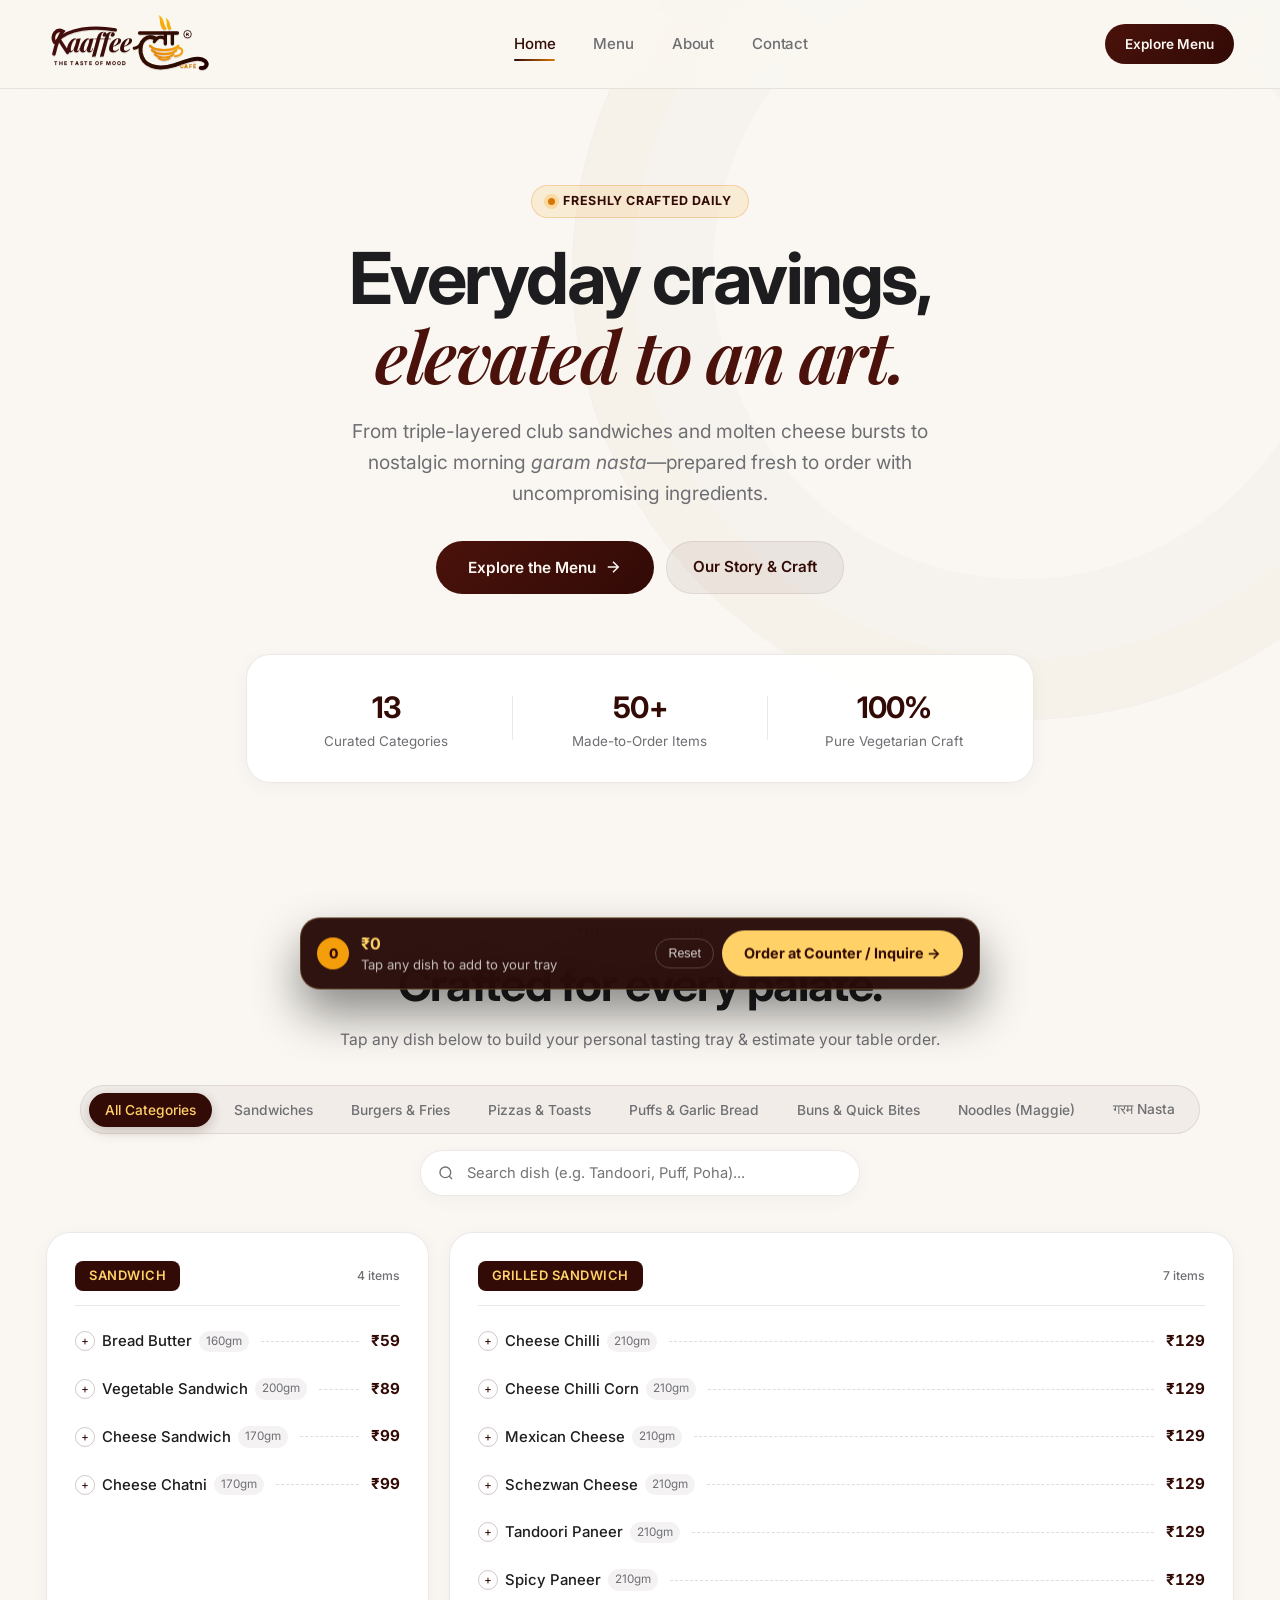
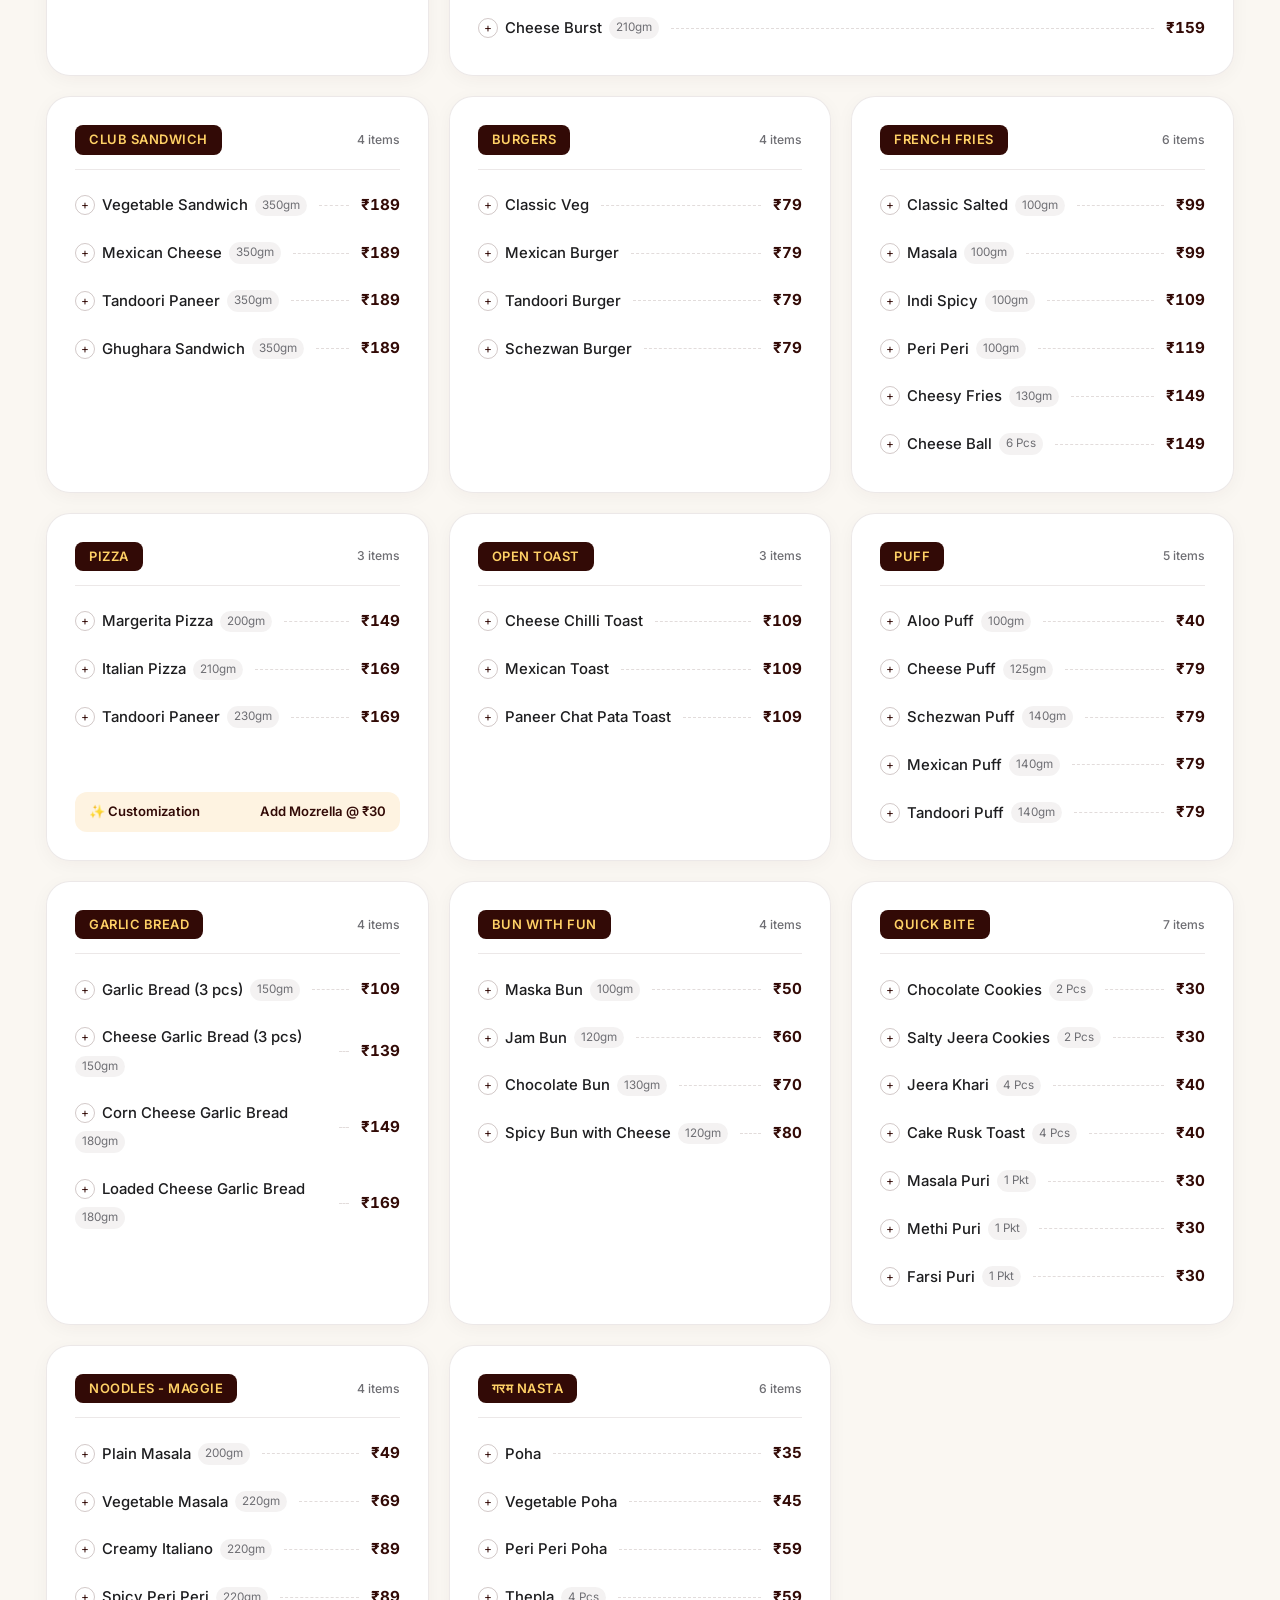
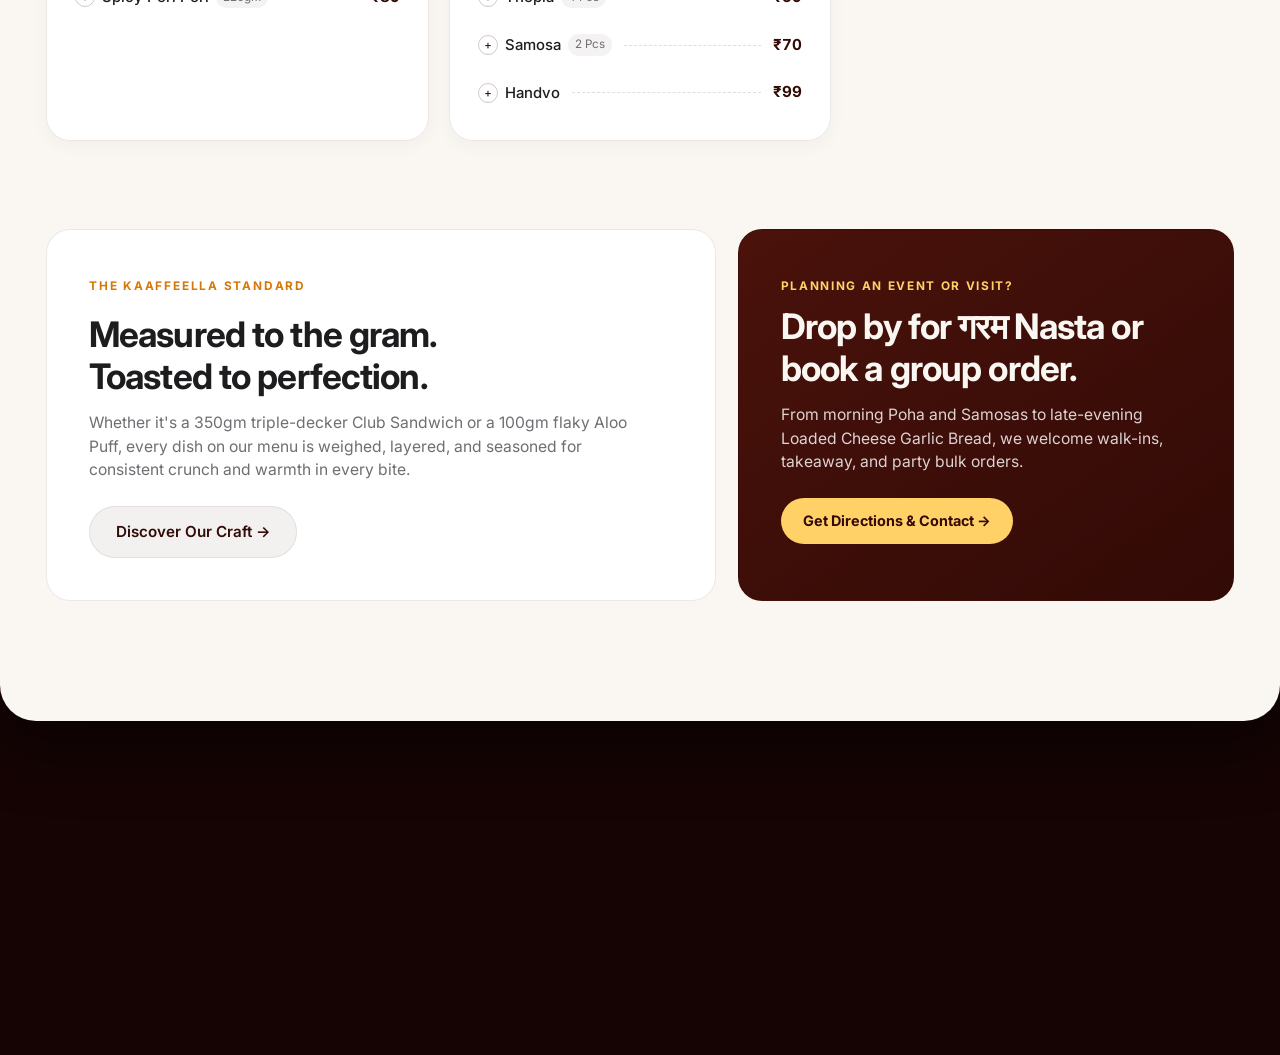
<file: index.html>
<!DOCTYPE html>
<html lang="en">
<head>
  <meta charset="UTF-8" />
  <meta name="viewport" content="width=device-width, initial-scale=1.0" />
  <title>Kaaffeella — Artisanal Bites & Cafe</title>
  <meta name="description" content="Kaaffeella Cafe — Handcrafted sandwiches, wood-inspired pizzas, warm nasta, and artisanal bites." />
  
  <link rel="preconnect" href="https://fonts.googleapis.com">
  <link rel="preconnect" href="https://fonts.gstatic.com" crossorigin>
  <link href="https://fonts.googleapis.com/css2?family=Inter:wght@300;400;500;600;700&family=Playfair+Display:ital,wght@0,600;1,500&display=swap" rel="stylesheet">
  
  <link rel="stylesheet" href="style.css" />
</head>
<body>

 <!-- Bespoke Split-Shutter Editorial Preloader (index.html only) -->
  <div class="preloader" id="preloader" aria-hidden="true">
    <!-- Top & Bottom Architectural Shutters -->
    <div class="preloader-shutter shutter-top"></div>
    <div class="preloader-shutter shutter-bottom"></div>

    <!-- Center Expanding Golden Horizon Seam -->
    <div class="preloader-horizon-track">
      <div class="preloader-bar-fill" id="preloaderFill"></div>
    </div>

    <!-- Editorial Stage Content -->
    <div class="preloader-stage">
      
      <!-- Top Telemetry Bar -->
      <div class="preloader-hud-top">
        <span class="hud-tag">KAAFFEELLA ARCHIVE // EST. CRAFT</span>
        <span class="hud-tag hud-right">PURE VEG &bull; FRESH TO ORDER</span>
      </div>

      <!-- Centerpiece: Live Pouring & Drawing Kaaffeeला Signboard Logo -->
      <div class="preloader-centerpiece">
        <div class="preloader-halo"></div>
        
        <svg class="preloader-logo-svg" viewBox="0 0 365 128" fill="none" xmlns="http://www.w3.org/2000/svg">
          <defs>
            <!-- Warm Ivory Gradient for Dark Roast Background -->
            <linearGradient id="preloadIvoryGrad" x1="0" y1="0" x2="365" y2="128" gradientUnits="userSpaceOnUse">
              <stop offset="0%" stop-color="#FFFFFF" />
              <stop offset="60%" stop-color="#FAF7F2" />
              <stop offset="100%" stop-color="#E8DFD1" />
            </linearGradient>

            <!-- Luminous Golden-Yellow Cup & Steam Gradient -->
            <linearGradient id="preloadGoldGrad" x1="210" y1="105" x2="295" y2="5" gradientUnits="userSpaceOnUse">
              <stop offset="0%" stop-color="#F59E0B" />
              <stop offset="50%" stop-color="#FFB703" />
              <stop offset="100%" stop-color="#FFE066" />
            </linearGradient>

            <filter id="preloadGlow" x="-10%" y="-10%" width="120%" height="125%">
              <feDropShadow dx="0" dy="4" stdDeviation="6" flood-color="#000000" flood-opacity="0.45" />
            </filter>
          </defs>

          <g filter="url(#preloadGlow)">
            <!-- 1. OVERARCHING 'K' SWASH & STEM -->
            <path class="pl-draw-fast"
                  d="M18 60 C 11 45, 22 30, 36 37 C 27 48, 21 67, 17 85" 
                  stroke="url(#preloadIvoryGrad)" stroke-width="7.5" stroke-linecap="round" fill="none" />
            <path class="pl-draw-arch"
                  d="M23 58 C 46 31, 102 25, 148 34" 
                  stroke="url(#preloadIvoryGrad)" stroke-width="7" stroke-linecap="round" fill="none" />
            <path class="pl-draw-fast"
                  d="M29 56 L 46 82" 
                  stroke="url(#preloadIvoryGrad)" stroke-width="7.2" stroke-linecap="round" fill="none" />

            <!-- 2. CONNECTED SCRIPT 'aaffee' -->
            <text class="pl-fade-word" x="45" y="82"
                  fill="url(#preloadIvoryGrad)"
                  font-family="'Playfair Display', Georgia, serif"
                  font-weight="700"
                  font-style="italic"
                  font-size="55"
                  letter-spacing="-2">aaffee</text>

            <!-- Bridge stroke connecting 'e' to 'ल' -->
            <path class="pl-draw-fast"
                  d="M188 73 C 195 73, 200 68, 204 61" 
                  stroke="url(#preloadIvoryGrad)" stroke-width="6.2" stroke-linecap="round" fill="none" />

            <!-- 3. GOLDEN RISING STEAM FLAMES -->
            <g class="pl-steam-group">
              <path class="pl-steam pl-steam-1"
                    d="M251 34 C 239 22, 246 10, 240 2 C 253 8, 249 21, 258 32 Z"
                    fill="url(#preloadGoldGrad)" />
              <path class="pl-steam pl-steam-2"
                    d="M262 34 C 255 25, 260 16, 255 8 C 266 14, 263 24, 268 32 Z"
                    fill="url(#preloadGoldGrad)" />
            </g>

            <!-- 4. GOLDEN 4-LAYER COFFEE CUP (Fills Bottom-Up like Espresso) -->
            <g class="pl-cup-group">
              <path class="pl-cup-layer layer-4"
                    d="M222 68 C 234 80, 270 80, 282 68"
                    stroke="url(#preloadGoldGrad)" stroke-width="5.2" stroke-linecap="round" fill="none" />
              <path class="pl-cup-layer layer-3"
                    d="M226 77 C 237 88, 267 88, 278 77"
                    stroke="url(#preloadGoldGrad)" stroke-width="4.8" stroke-linecap="round" fill="none" />
              <path class="pl-cup-layer layer-2"
                    d="M232 86 C 241 95, 263 95, 272 86"
                    stroke="url(#preloadGoldGrad)" stroke-width="4.5" stroke-linecap="round" fill="none" />
              <path class="pl-cup-layer layer-1"
                    d="M240 94 C 246 99, 258 99, 264 94"
                    stroke="url(#preloadGoldGrad)" stroke-width="4" stroke-linecap="round" fill="none" />
              <path class="pl-cup-layer layer-handle"
                    d="M280 72 C 294 70, 296 88, 275 90"
                    stroke="url(#preloadGoldGrad)" stroke-width="4.4" stroke-linecap="round" fill="none" />
            </g>

            <!-- 5. SOLID HINDI 'ला' TOP BAR & STEMS -->
            <rect class="pl-bar-reveal" x="196" y="37" width="88" height="7.5" rx="3.75" fill="url(#preloadIvoryGrad)" />
            <rect class="pl-bar-reveal" x="251" y="38" width="7.2" height="29" rx="3.6" fill="url(#preloadIvoryGrad)" />
            <rect class="pl-bar-reveal" x="266" y="38" width="7.2" height="29" rx="3.6" fill="url(#preloadIvoryGrad)" />

            <path class="pl-draw-fast"
                  d="M254 53 C 246 46, 236 49, 231 59"
                  stroke="url(#preloadIvoryGrad)" stroke-width="6.8" stroke-linecap="round" fill="none" />

            <!-- 6. GIANT SWEEPING 'ल' RIBBON CURVE & TAIL -->
            <path class="pl-draw-ribbon"
                  d="M235 53 C 216 42, 199 56, 202 82 C 206 111, 236 121, 274 109 C 304 99, 326 89, 340 101 C 346 107, 341 117, 330 115"
                  stroke="url(#preloadIvoryGrad)" stroke-width="8.5" stroke-linecap="round" fill="none" />

            <!-- 7. REGISTERED TRADEMARK (®) -->
            <g class="pl-sub-reveal" transform="translate(294, 35)">
              <circle cx="8" cy="8" r="8" stroke="#FAF7F2" stroke-width="1.6" fill="rgba(22,4,4,0.6)" />
              <text x="8" y="11.5" text-anchor="middle" fill="#FAF7F2" font-family="'Inter', sans-serif" font-weight="800" font-size="9.5">R</text>
            </g>

            <!-- 8. SUBTITLE: 'THE TASTE OF MOOD' & 'CAFÉ' -->
            <text class="pl-sub-reveal" x="18" y="109"
                  fill="#FAF7F2"
                  opacity="0.88"
                  font-family="'Inter', sans-serif"
                  font-weight="600"
                  font-size="11.2"
                  letter-spacing="0.19em">THE TASTE OF MOOD</text>

            <text class="pl-sub-reveal" x="285" y="116"
                  fill="#FFC300"
                  font-family="'Inter', sans-serif"
                  font-weight="800"
                  font-size="11"
                  letter-spacing="0.16em">CAFÉ</text>
          </g>
        </svg>
      </div>

      <!-- Bottom Editorial Counter & Cycling Kitchen Note -->
      <div class="preloader-hud-bottom">
        <div class="preloader-status-wrap">
          <span class="preloader-live-dot"></span>
          <span class="preloader-status-text" id="preloaderStatus">FIRING THE GRILL PRESS</span>
        </div>
        <div class="preloader-counter-wrap">
          <span class="preloader-count-num" id="preloaderCount">00</span>
          <span class="preloader-count-pct">%</span>
        </div>
      </div>

    </div>
  </div>

  <!-- Elevated Surface Wrapper (Uncovers Sticky Footer Below) -->
  <div class="page-surface" id="top">
    <div class="ambient-rings" aria-hidden="true"></div>

    <!-- Sticky Glassmorphism Header -->
    <header class="site-header">
      <div class="container nav-container">
        <a href="index.html" class="brand-logo" id="interactiveLogo" aria-label="Kaaffeella — The Taste of Mood Café">
  <svg class="kaaffeella-live-logo" viewBox="0 0 365 128" fill="none" xmlns="http://www.w3.org/2000/svg">
    <defs>
      <!-- userSpaceOnUse prevents straight lines from ever disappearing in SVG! -->
      <linearGradient id="espressoGrad" x1="0" y1="0" x2="365" y2="128" gradientUnits="userSpaceOnUse">
        <stop offset="0%" stop-color="#4A120B" />
        <stop offset="50%" stop-color="#350A06" />
        <stop offset="100%" stop-color="#220503" />
      </linearGradient>

      <linearGradient id="amberGoldGrad" x1="210" y1="105" x2="295" y2="5" gradientUnits="userSpaceOnUse">
        <stop offset="0%" stop-color="#D97706" />
        <stop offset="50%" stop-color="#F59E0B" />
        <stop offset="100%" stop-color="#FFC300" />
      </linearGradient>

      <filter id="signShadow" x="-6%" y="-6%" width="114%" height="118%">
        <feDropShadow dx="0" dy="2" stdDeviation="1.6" flood-color="#220503" flood-opacity="0.16" />
      </filter>
    </defs>

    <g class="logo-master-group" filter="url(#signShadow)">
      
      <!-- 1. OVERARCHING 'K' SWASH & STEM (Matches Storefront Sign) -->
      <!-- Left Loop & Vertical Stem of K -->
      <path d="M18 60 C 11 45, 22 30, 36 37 C 27 48, 21 67, 17 85" 
            stroke="url(#espressoGrad)" stroke-width="7.5" stroke-linecap="round" fill="none" />
      <!-- Sweeping Top Arch of K over 'aa' -->
      <path class="k-arch-line"
            d="M23 58 C 46 31, 102 25, 148 34" 
            stroke="url(#espressoGrad)" stroke-width="7" stroke-linecap="round" fill="none" />
      <!-- Lower Kick of K connecting into 'a' -->
      <path d="M29 56 L 46 82" 
            stroke="url(#espressoGrad)" stroke-width="7.2" stroke-linecap="round" fill="none" />

      <!-- 2. BOLD CONNECTED SCRIPT 'aaffee' (Positioned so 'ee' touches 'ल' seamlessly) -->
      <text x="45" y="82"
            fill="url(#espressoGrad)"
            font-family="'Playfair Display', Georgia, serif"
            font-weight="700"
            font-style="italic"
            font-size="55"
            letter-spacing="-2">aaffee</text>

      <!-- Bridge stroke connecting final 'e' directly into the 'ल' curve -->
      <path d="M188 73 C 195 73, 200 68, 204 61" 
            stroke="url(#espressoGrad)" stroke-width="6.2" stroke-linecap="round" fill="none" />

      <!-- 3. GOLDEN RISING STEAM FLAMES (Centered Directly Above 'ला' Top Bar) -->
      <g class="steam-group">
        <!-- Left Tall Flame -->
        <path class="steam-flame flame-1"
              d="M251 34 C 239 22, 246 10, 240 2 C 253 8, 249 21, 258 32 Z"
              fill="url(#amberGoldGrad)" />
        <!-- Right Inner Flame -->
        <path class="steam-flame flame-2"
              d="M262 34 C 255 25, 260 16, 255 8 C 266 14, 263 24, 268 32 Z"
              fill="url(#amberGoldGrad)" />
      </g>

      <!-- 4. GOLDEN 4-LAYER COFFEE CUP & HANDLE (Nested Inside 'ला') -->
      <g class="golden-cup-group">
        <!-- Wave 1 (Top Rim) -->
        <path class="cup-wave wave-1"
              d="M222 68 C 234 80, 270 80, 282 68"
              stroke="url(#amberGoldGrad)" stroke-width="5.2" stroke-linecap="round" fill="none" />
        <!-- Wave 2 -->
        <path class="cup-wave wave-2"
              d="M226 77 C 237 88, 267 88, 278 77"
              stroke="url(#amberGoldGrad)" stroke-width="4.8" stroke-linecap="round" fill="none" />
        <!-- Wave 3 -->
        <path class="cup-wave wave-3"
              d="M232 86 C 241 95, 263 95, 272 86"
              stroke="url(#amberGoldGrad)" stroke-width="4.5" stroke-linecap="round" fill="none" />
        <!-- Wave 4 (Cup Base) -->
        <path class="cup-wave wave-4"
              d="M240 94 C 246 99, 258 99, 264 94"
              stroke="url(#amberGoldGrad)" stroke-width="4" stroke-linecap="round" fill="none" />
        <!-- Cup Handle on Right -->
        <path class="cup-wave wave-handle"
              d="M280 72 C 294 70, 296 88, 275 90"
              stroke="url(#amberGoldGrad)" stroke-width="4.4" stroke-linecap="round" fill="none" />
      </g>

      <!-- 5. HINDI 'ला' TOP BAR & VERTICAL STEMS (Solid <rect> + Paths so they NEVER vanish!) -->
      <!-- Shirorekha (Horizontal Top Bar of ला) -->
      <rect x="196" y="37" width="88" height="7.5" rx="3.75" fill="url(#espressoGrad)" />
      <!-- Vertical Stem 1 (of ल) -->
      <rect x="251" y="38" width="7.2" height="29" rx="3.6" fill="url(#espressoGrad)" />
      <!-- Vertical Stem 2 (of ा Matra) -->
      <rect x="266" y="38" width="7.2" height="29" rx="3.6" fill="url(#espressoGrad)" />

      <!-- Inner Arch of 'ल' (Joins Stem 1 at x=254) -->
      <path d="M254 53 C 246 46, 236 49, 231 59"
            stroke="url(#espressoGrad)" stroke-width="6.8" stroke-linecap="round" fill="none" />

      <!-- 6. THE SIGNATURE GIANT SWEEPING 'ल' RIBBON CURVE & TAIL -->
      <path class="laa-giant-curve"
            d="M235 53 C 216 42, 199 56, 202 82 C 206 111, 236 121, 274 109 C 304 99, 326 89, 340 101 C 346 107, 341 117, 330 115"
            stroke="url(#espressoGrad)" stroke-width="8.5" stroke-linecap="round" fill="none" />

      <!-- 7. REGISTERED TRADEMARK (®) -->
      <g transform="translate(294, 35)">
        <circle cx="8" cy="8" r="8" stroke="#350A06" stroke-width="1.8" fill="#FAF7F2" />
        <text x="8" y="11.5" text-anchor="middle" fill="#350A06" font-family="'Inter', sans-serif" font-weight="800" font-size="9.5">R</text>
      </g>

      <!-- 8. SUBTITLE: 'THE TASTE OF MOOD' & 'CAFÉ' -->
      <text x="18" y="109"
            fill="#350A06"
            font-family="'Inter', sans-serif"
            font-weight="700"
            font-size="11.2"
            letter-spacing="0.19em">THE TASTE OF MOOD</text>

      <text x="285" y="116"
            fill="#D97706"
            font-family="'Inter', sans-serif"
            font-weight="800"
            font-size="11"
            letter-spacing="0.16em">CAFÉ</text>
    </g>
  </svg>
</a>

        <nav class="desktop-nav" aria-label="Primary Navigation">
          <a href="index.html" class="nav-link active">Home</a>
          <a href="index.html#menu" class="nav-link">Menu</a>
          <a href="about.html" class="nav-link">About</a>
          <a href="contact.html" class="nav-link">Contact</a>
        </nav>

        <div class="nav-actions">
          <a href="#menu" class="btn btn-sm btn-maroon">Explore Menu</a>
          <button class="mobile-toggle" id="mobileToggle" aria-label="Toggle Menu" aria-expanded="false">
            <span></span>
            <span></span>
          </button>
        </div>
      </div>

      <div class="mobile-drawer" id="mobileDrawer">
        <nav class="mobile-nav-links">
          <a href="index.html" class="mobile-link active">Home</a>
          <a href="index.html#menu" class="mobile-link">The Menu</a>
          <a href="about.html" class="mobile-link">Our Craft</a>
          <a href="contact.html" class="mobile-link">Visit & Contact</a>
        </nav>
      </div>
    </header>

    <main>
      <!-- Hero Section -->
      <section class="hero-section" id="home">
        <div class="container hero-container">
          <div class="hero-badge reveal-up">
            <span class="status-dot"></span> Freshly Crafted Daily
          </div>
          
          <h1 class="hero-title reveal-up delay-1">
            Everyday cravings,<br />
            <span class="serif-italic">elevated to an art.</span>
          </h1>
          
          <p class="hero-subtitle reveal-up delay-2">
            From triple-layered club sandwiches and molten cheese bursts to nostalgic morning <em>garam nasta</em>—prepared fresh to order with uncompromising ingredients.
          </p>
          
          <div class="hero-cta-group reveal-up delay-3">
            <a href="#menu" class="btn btn-primary magnetic-btn">
              Explore the Menu
              <svg width="18" height="18" viewBox="0 0 24 24" fill="none" stroke="currentColor" stroke-width="2">
                <path d="M5 12h14M12 5l7 7-7 7"/>
              </svg>
            </a>
            <a href="about.html" class="btn btn-ghost magnetic-btn">Our Story & Craft</a>
          </div>

          <div class="hero-metrics reveal-up delay-4">
            <div class="metric-card">
              <span class="metric-value">13</span>
              <span class="metric-label">Curated Categories</span>
            </div>
            <div class="metric-divider"></div>
            <div class="metric-card">
              <span class="metric-value">50+</span>
              <span class="metric-label">Made-to-Order Items</span>
            </div>
            <div class="metric-divider"></div>
            <div class="metric-card">
              <span class="metric-value">100%</span>
              <span class="metric-label">Pure Vegetarian Craft</span>
            </div>
          </div>
        </div>
      </section>

      <!-- The Menu Section -->
      <section class="menu-section" id="menu">
        <div class="container">
          <div class="section-header reveal-up">
            <span class="eyebrow">THE COLLECTION</span>
            <h2 class="section-title">Crafted for every palate.</h2>
            <p class="section-desc">Tap any dish below to build your personal tasting tray & estimate your table order.</p>
          </div>

          <!-- Non-Clipping Filter Bar + Search -->
          <div class="menu-controls-wrapper reveal-up">
            <div class="category-tabs-scroll">
              <div class="category-tabs" id="categoryTabs" role="tablist">
                <button class="tab-btn active" data-category="all" role="tab">All Categories</button>
                <button class="tab-btn" data-category="sandwiches" role="tab">Sandwiches</button>
                <button class="tab-btn" data-category="burgers-fries" role="tab">Burgers & Fries</button>
                <button class="tab-btn" data-category="pizzas-toasts" role="tab">Pizzas & Toasts</button>
                <button class="tab-btn" data-category="puffs-garlic" role="tab">Puffs & Garlic Bread</button>
                <button class="tab-btn" data-category="buns-bites" role="tab">Buns & Quick Bites</button>
                <button class="tab-btn" data-category="noodles" role="tab">Noodles (Maggie)</button>
                <button class="tab-btn" data-category="garam-nasta" role="tab">गरम Nasta</button>
              </div>
            </div>

            <div class="search-box">
              <svg class="search-icon" width="16" height="16" viewBox="0 0 24 24" fill="none" stroke="currentColor" stroke-width="2">
                <circle cx="11" cy="11" r="8"></circle>
                <line x1="21" y1="21" x2="16.65" y2="16.65"></line>
              </svg>
              <input type="text" id="menuSearch" placeholder="Search dish (e.g. Tandoori, Puff, Poha)..." aria-label="Search menu items" />
            </div>
          </div>

          <div class="menu-bento-grid" id="menuGrid"></div>
        </div>
      </section>

      <!-- Editorial Teaser Banner -->
      <section class="philosophy-section">
        <div class="container">
          <div class="bento-showcase">
            <div class="bento-feature bento-large reveal-up">
              <span class="eyebrow">THE KAAFFEELLA STANDARD</span>
              <h3>Measured to the gram.<br/>Toasted to perfection.</h3>
              <p>
                Whether it's a 350gm triple-decker Club Sandwich or a 100gm flaky Aloo Puff, every dish on our menu is weighed, layered, and seasoned for consistent crunch and warmth in every bite.
              </p>
              <div style="margin-top: 24px;">
                <a href="about.html" class="btn btn-ghost">Discover Our Craft &rarr;</a>
              </div>
            </div>

            <div class="bento-feature bento-dark reveal-up delay-1">
              <span class="eyebrow-light">PLANNING AN EVENT OR VISIT?</span>
              <h3>Drop by for गरम Nasta or book a group order.</h3>
              <p>
                From morning Poha and Samosas to late-evening Loaded Cheese Garlic Bread, we welcome walk-ins, takeaway, and party bulk orders.
              </p>
              <div style="margin-top: 24px;">
                <a href="contact.html" class="btn btn-light">Get Directions & Contact &rarr;</a>
              </div>
            </div>
          </div>
        </div>
      </section>
    </main>
  </div>

  <!-- Interactive Floating Tasting Tray (Appears when user clicks any dish) -->
  <div class="tasting-tray" id="tastingTray" aria-live="polite">
    <div class="tray-info">
      <span class="tray-badge" id="trayCount">0</span>
      <div class="tray-text">
        <strong id="trayTotal">₹0</strong>
        <span id="traySummary">Tap any dish to add to your tray</span>
      </div>
    </div>
    <div class="tray-actions">
      <button class="tray-clear" id="trayClear" type="button">Reset</button>
      <a href="contact.html" class="btn btn-sm btn-light">Order at Counter / Inquire &rarr;</a>
    </div>
  </div>

  <!-- Sticky Bottom Reveal Footer + ZYRAC Signature Bar -->
  <footer class="site-footer" id="stickyFooter">
    <div class="container">
      <div class="footer-grid">
        <div class="footer-brand">
          <div class="footer-logo-text">Kaaffee<span>ला</span></div>
          <p class="footer-tagline">
            Where warm hospitality meets crisp, handcrafted street-cafe classics.
          </p>
        </div>

        <div class="footer-col">
          <h4>Navigation</h4>
          <ul>
            <li><a href="index.html">Home & Menu</a></li>
            <li><a href="about.html">About Our Craft</a></li>
            <li><a href="contact.html">Contact & Location</a></li>
          </ul>
        </div>

        <div class="footer-col">
          <h4>Hours</h4>
          <ul>
            <li><span>Mon – Fri:</span> 9:00 AM – 11:00 PM</li>
            <li><span>Sat – Sun:</span> 8:30 AM – 11:30 PM</li>
          </ul>
        </div>

        <div class="footer-col">
          <h4>Location & Connect</h4>
          <p>Kaaffeella Cafe Lounge<br/>Main High Street Promenade</p>
          <div class="social-links" style="margin-top: 12px;">
            <a href="contact.html" class="social-pill">Visit Us</a>
            <a href="tel:+919876543210" class="social-pill">Call Cafe</a>
          </div>
        </div>
      </div>

      <div class="footer-bottom">
        <p>&copy; <span class="year"></span> Kaaffeella. All rights reserved.</p>
        <a href="#top" class="back-to-top">Back to top &uarr;</a>
      </div>
    </div>

    <!-- Unique Interactive ZYRAC Signature Bar Below Footer -->
    <div class="zyrac-signature-bar">
      <div class="container zyrac-inner">
        <div class="zyrac-left">
          <span class="zyrac-pulse"></span>
          <span class="zyrac-label">Digital Experience Crafted & Powered by</span>
          <a href="https://www.instagram.com/zyrac__/" target="_blank" rel="noopener noreferrer" class="zyrac-wordmark">ZYRAC</a>
        </div>

        <a href="https://www.instagram.com/zyrac__/" target="_blank" rel="noopener noreferrer" class="zyrac-insta-pill magnetic-btn" aria-label="Follow ZYRAC on Instagram @zyrac__">
          <svg width="15" height="15" viewBox="0 0 24 24" fill="none" stroke="currentColor" stroke-width="2" stroke-linecap="round" stroke-linejoin="round">
            <rect x="2" y="2" width="20" height="20" rx="5" ry="5"></rect>
            <path d="M16 11.37A4 4 0 1 1 12.63 8 4 4 0 0 1 16 11.37z"></path>
            <line x1="17.5" y1="6.5" x2="17.51" y2="6.5"></line>
          </svg>
          <span>@zyrac__</span>
          <span class="zyrac-arrow">&nearr;</span>
        </a>
      </div>
    </div>
  </footer>

  <script src="script.js"></script>
</body>
</html>
</file>
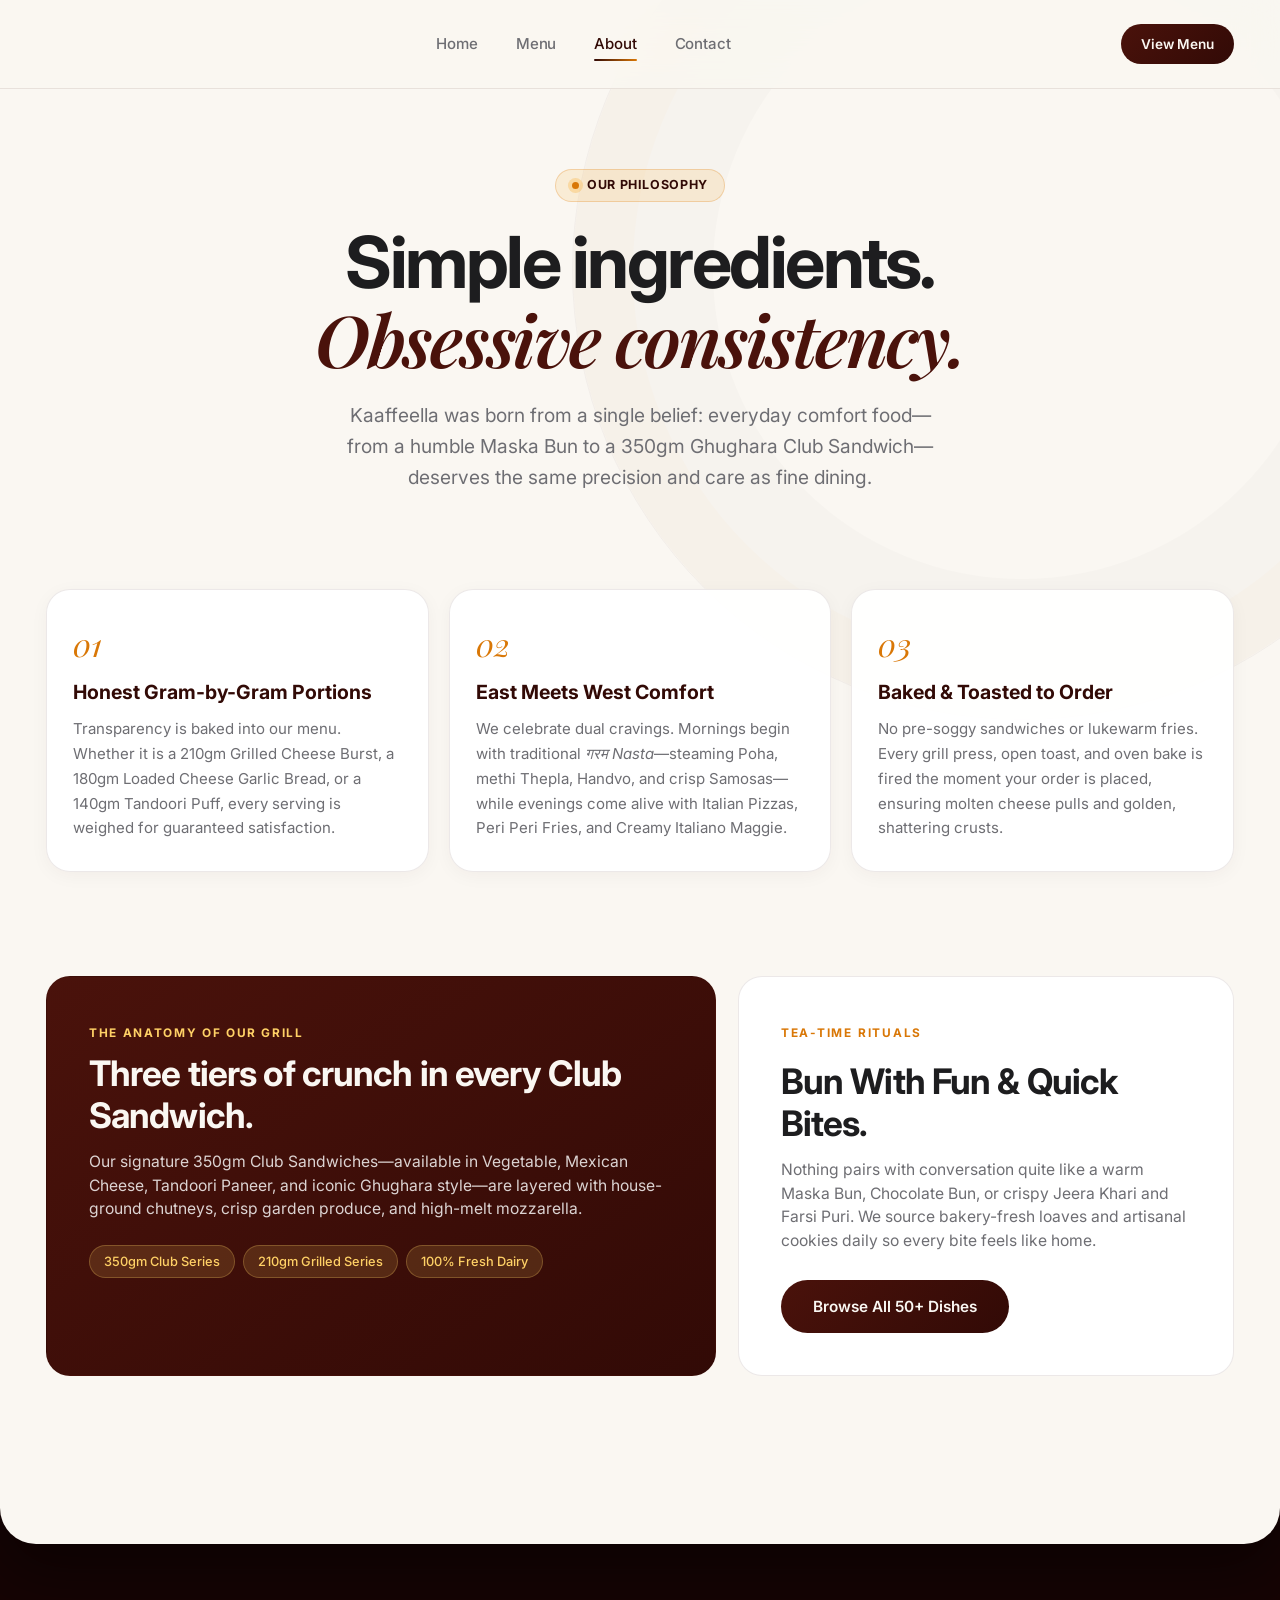
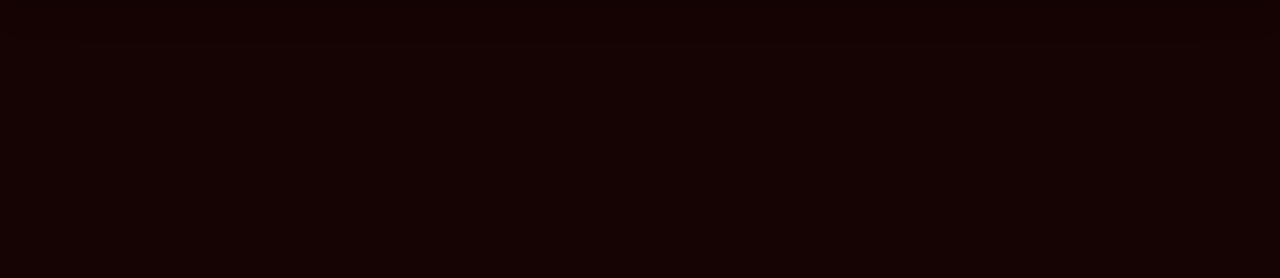
<file: about.html>
<!DOCTYPE html>
<html lang="en">
<head>
  <meta charset="UTF-8" />
  <meta name="viewport" content="width=device-width, initial-scale=1.0" />
  <title>About Our Craft — Kaaffeella Cafe</title>
  <meta name="description" content="Discover the culinary philosophy behind Kaaffeella — precision-portioned sandwiches, artisanal toasts, and warm Indian nasta." />
  
  <link rel="preconnect" href="https://fonts.googleapis.com">
  <link rel="preconnect" href="https://fonts.gstatic.com" crossorigin>
  <link href="https://fonts.googleapis.com/css2?family=Inter:wght@300;400;500;600;700&family=Playfair+Display:ital,wght@0,600;1,500&display=swap" rel="stylesheet">
  
  <link rel="stylesheet" href="style.css" />
</head>
<body>

 
  <!-- Elevated Surface Wrapper -->
  <div class="page-surface" id="top">
    <div class="ambient-rings" aria-hidden="true"></div>

    <!-- Sticky Glassmorphism Header -->
    <header class="site-header">
      <div class="container nav-container">
        <a href="index.html" class="brand-logo" aria-label="Kaaffeella Home">
          <svg class="logo-svg" viewBox="0 0 210 65" fill="none" xmlns="http://www.w3.org/2000/svg">
            <text x="2" y="42" fill="#3B0A0A" font-family="'Playfair Display', serif" font-weight="600" font-style="italic" font-size="32" letter-spacing="-0.5">Kaaffee</text>
            <line x1="38" y1="18" x2="105" y2="18" stroke="#3B0A0A" stroke-width="2" stroke-linecap="round"/>
            <path d="M110 18H168M152 18V44M163 18V44" stroke="#3B0A0A" stroke-width="3.2" stroke-linecap="round"/>
            <path d="M112 36C116 24 134 22 144 32C147 27 151 26 152 29" stroke="#3B0A0A" stroke-width="3" stroke-linecap="round" fill="none"/>
            <path d="M148 13C144 7 153 3 149 -2" stroke="#D92323" stroke-width="3" stroke-linecap="round"/>
            <path d="M132 42C138 48 156 48 164 43" stroke="#D92323" stroke-width="2.8" stroke-linecap="round"/>
            <path d="M135 49C141 54 155 54 161 49" stroke="#D92323" stroke-width="2.4" stroke-linecap="round"/>
            <path d="M140 55C145 58 153 58 158 55" stroke="#D92323" stroke-width="2" stroke-linecap="round"/>
          </svg>
        </a>

        <nav class="desktop-nav" aria-label="Primary Navigation">
          <a href="index.html" class="nav-link">Home</a>
          <a href="index.html#menu" class="nav-link">Menu</a>
          <a href="about.html" class="nav-link active">About</a>
          <a href="contact.html" class="nav-link">Contact</a>
        </nav>

        <div class="nav-actions">
          <a href="index.html#menu" class="btn btn-sm btn-maroon">View Menu</a>
          <button class="mobile-toggle" id="mobileToggle" aria-label="Toggle Menu" aria-expanded="false">
            <span></span>
            <span></span>
          </button>
        </div>
      </div>

      <div class="mobile-drawer" id="mobileDrawer">
        <nav class="mobile-nav-links">
          <a href="index.html" class="mobile-link">Home</a>
          <a href="index.html#menu" class="mobile-link">The Menu</a>
          <a href="about.html" class="mobile-link active">Our Craft</a>
          <a href="contact.html" class="mobile-link">Visit & Contact</a>
        </nav>
      </div>
    </header>

    <main>
      <section class="page-hero">
        <div class="container hero-container">
          <div class="hero-badge reveal-up">
            <span class="status-dot"></span> Our Philosophy
          </div>
          <h1 class="hero-title reveal-up delay-1">
            Simple ingredients.<br />
            <span class="serif-italic">Obsessive consistency.</span>
          </h1>
          <p class="hero-subtitle reveal-up delay-2">
            Kaaffeella was born from a single belief: everyday comfort food—from a humble Maska Bun to a 350gm Ghughara Club Sandwich—deserves the same precision and care as fine dining.
          </p>
        </div>
      </section>

      <section class="page-section">
        <div class="container">
          <div class="pillars-grid">
            <article class="pillar-card spotlight-card reveal-up">
              <span class="pillar-number">01</span>
              <h3>Honest Gram-by-Gram Portions</h3>
              <p>
                Transparency is baked into our menu. Whether it is a 210gm Grilled Cheese Burst, a 180gm Loaded Cheese Garlic Bread, or a 140gm Tandoori Puff, every serving is weighed for guaranteed satisfaction.
              </p>
            </article>

            <article class="pillar-card spotlight-card reveal-up delay-1">
              <span class="pillar-number">02</span>
              <h3>East Meets West Comfort</h3>
              <p>
                We celebrate dual cravings. Mornings begin with traditional <em>गरम Nasta</em>—steaming Poha, methi Thepla, Handvo, and crisp Samosas—while evenings come alive with Italian Pizzas, Peri Peri Fries, and Creamy Italiano Maggie.
              </p>
            </article>

            <article class="pillar-card spotlight-card reveal-up delay-2">
              <span class="pillar-number">03</span>
              <h3>Baked & Toasted to Order</h3>
              <p>
                No pre-soggy sandwiches or lukewarm fries. Every grill press, open toast, and oven bake is fired the moment your order is placed, ensuring molten cheese pulls and golden, shattering crusts.
              </p>
            </article>
          </div>
        </div>
      </section>

      <section class="page-section">
        <div class="container">
          <div class="bento-showcase">
            <div class="bento-feature bento-dark reveal-up">
              <span class="eyebrow-light">THE ANATOMY OF OUR GRILL</span>
              <h3>Three tiers of crunch in every Club Sandwich.</h3>
              <p style="margin-bottom: 24px;">
                Our signature 350gm Club Sandwiches—available in Vegetable, Mexican Cheese, Tandoori Paneer, and iconic Ghughara style—are layered with house-ground chutneys, crisp garden produce, and high-melt mozzarella.
              </p>
              <div class="stat-chips">
                <span class="stat-chip">350gm Club Series</span>
                <span class="stat-chip">210gm Grilled Series</span>
                <span class="stat-chip">100% Fresh Dairy</span>
              </div>
            </div>

            <div class="bento-feature bento-large reveal-up delay-1">
              <span class="eyebrow">TEA-TIME RITUALS</span>
              <h3>Bun With Fun & Quick Bites.</h3>
              <p>
                Nothing pairs with conversation quite like a warm Maska Bun, Chocolate Bun, or crispy Jeera Khari and Farsi Puri. We source bakery-fresh loaves and artisanal cookies daily so every bite feels like home.
              </p>
              <div style="margin-top: 28px;">
                <a href="index.html#menu" class="btn btn-primary magnetic-btn">Browse All 50+ Dishes</a>
              </div>
            </div>
          </div>
        </div>
      </section>
    </main>
  </div>

  <!-- Sticky Bottom Reveal Footer + ZYRAC Signature Bar -->
  <footer class="site-footer" id="stickyFooter">
    <div class="container">
      <div class="footer-grid">
        <div class="footer-brand">
          <div class="footer-logo-text">Kaaffee<span>ला</span></div>
          <p class="footer-tagline">
            Where warm hospitality meets crisp, handcrafted street-cafe classics.
          </p>
        </div>

        <div class="footer-col">
          <h4>Navigation</h4>
          <ul>
            <li><a href="index.html">Home & Menu</a></li>
            <li><a href="about.html">About Our Craft</a></li>
            <li><a href="contact.html">Contact & Location</a></li>
          </ul>
        </div>

        <div class="footer-col">
          <h4>Hours</h4>
          <ul>
            <li><span>Mon – Fri:</span> 9:00 AM – 11:00 PM</li>
            <li><span>Sat – Sun:</span> 8:30 AM – 11:30 PM</li>
          </ul>
        </div>

        <div class="footer-col">
          <h4>Location & Connect</h4>
          <p>Kaaffeella Cafe Lounge<br/>Main High Street Promenade</p>
          <div class="social-links" style="margin-top: 12px;">
            <a href="contact.html" class="social-pill">Visit Us</a>
            <a href="tel:+919876543210" class="social-pill">Call Cafe</a>
          </div>
        </div>
      </div>

      <div class="footer-bottom">
        <p>&copy; <span class="year"></span> Kaaffeella. All rights reserved.</p>
        <a href="#top" class="back-to-top">Back to top &uarr;</a>
      </div>
    </div>

    <!-- Unique Interactive ZYRAC Signature Bar Below Footer -->
    <div class="zyrac-signature-bar">
      <div class="container zyrac-inner">
        <div class="zyrac-left">
          <span class="zyrac-pulse"></span>
          <span class="zyrac-label">Digital Experience Crafted & Powered by</span>
          <a href="https://www.instagram.com/zyrac__/" target="_blank" rel="noopener noreferrer" class="zyrac-wordmark">ZYRAC</a>
        </div>

        <a href="https://www.instagram.com/zyrac__/" target="_blank" rel="noopener noreferrer" class="zyrac-insta-pill magnetic-btn" aria-label="Follow ZYRAC on Instagram @zyrac__">
          <svg width="15" height="15" viewBox="0 0 24 24" fill="none" stroke="currentColor" stroke-width="2" stroke-linecap="round" stroke-linejoin="round">
            <rect x="2" y="2" width="20" height="20" rx="5" ry="5"></rect>
            <path d="M16 11.37A4 4 0 1 1 12.63 8 4 4 0 0 1 16 11.37z"></path>
            <line x1="17.5" y1="6.5" x2="17.51" y2="6.5"></line>
          </svg>
          <span>@zyrac__</span>
          <span class="zyrac-arrow">&nearr;</span>
        </a>
      </div>
    </div>
  </footer>

  <script src="script.js"></script>
</body>
</html>
</file>
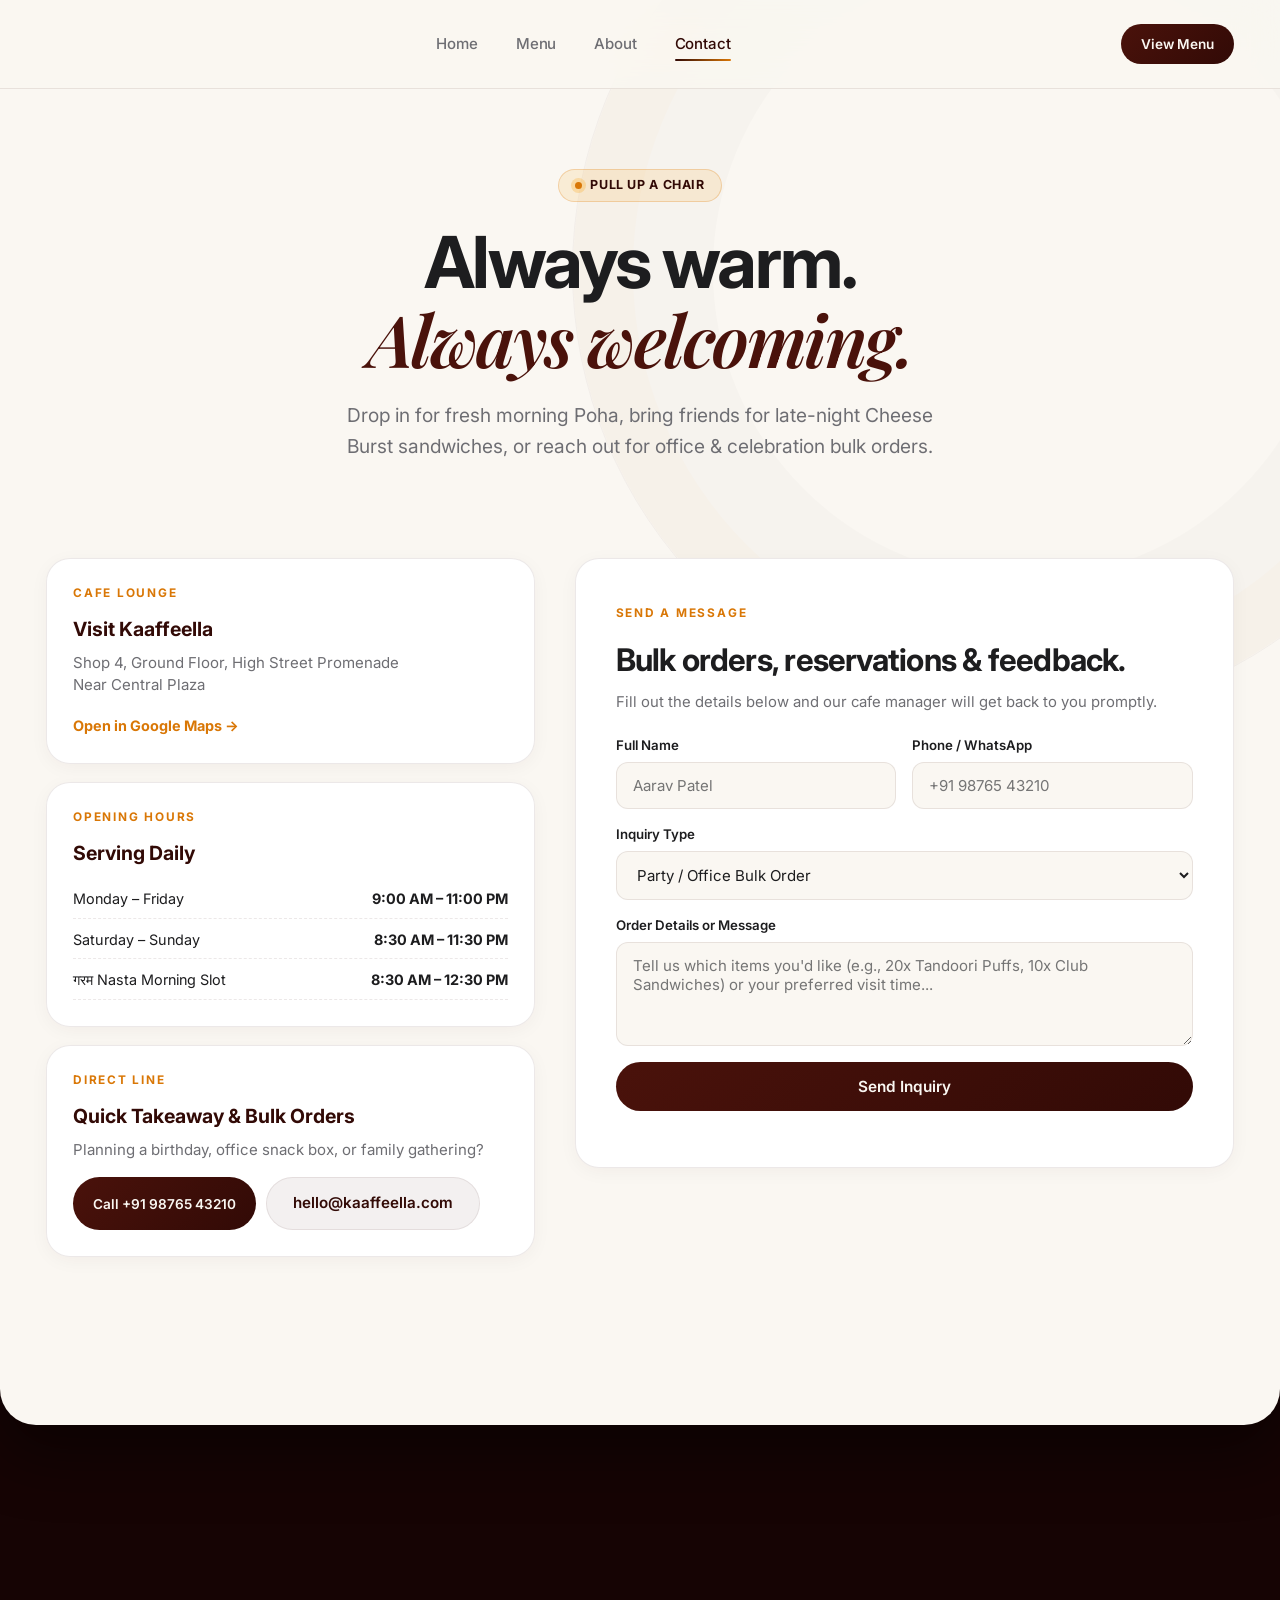
<file: contact.html>
<!DOCTYPE html>
<html lang="en">
<head>
  <meta charset="UTF-8" />
  <meta name="viewport" content="width=device-width, initial-scale=1.0" />
  <title>Visit & Contact — Kaaffeella Cafe</title>
  <meta name="description" content="Visit Kaaffeella Cafe or get in touch for takeaway, bulk party orders, and feedback." />
  
  <link rel="preconnect" href="https://fonts.googleapis.com">
  <link rel="preconnect" href="https://fonts.gstatic.com" crossorigin>
  <link href="https://fonts.googleapis.com/css2?family=Inter:wght@300;400;500;600;700&family=Playfair+Display:ital,wght@0,600;1,500&display=swap" rel="stylesheet">
  
  <link rel="stylesheet" href="style.css" />
</head>
<body>

  

  <!-- Elevated Surface Wrapper -->
  <div class="page-surface" id="top">
    <div class="ambient-rings" aria-hidden="true"></div>

    <!-- Sticky Glassmorphism Header -->
    <header class="site-header">
      <div class="container nav-container">
        <a href="index.html" class="brand-logo" aria-label="Kaaffeella Home">
          <svg class="logo-svg" viewBox="0 0 210 65" fill="none" xmlns="http://www.w3.org/2000/svg">
            <text x="2" y="42" fill="#3B0A0A" font-family="'Playfair Display', serif" font-weight="600" font-style="italic" font-size="32" letter-spacing="-0.5">Kaaffee</text>
            <line x1="38" y1="18" x2="105" y2="18" stroke="#3B0A0A" stroke-width="2" stroke-linecap="round"/>
            <path d="M110 18H168M152 18V44M163 18V44" stroke="#3B0A0A" stroke-width="3.2" stroke-linecap="round"/>
            <path d="M112 36C116 24 134 22 144 32C147 27 151 26 152 29" stroke="#3B0A0A" stroke-width="3" stroke-linecap="round" fill="none"/>
            <path d="M148 13C144 7 153 3 149 -2" stroke="#D92323" stroke-width="3" stroke-linecap="round"/>
            <path d="M132 42C138 48 156 48 164 43" stroke="#D92323" stroke-width="2.8" stroke-linecap="round"/>
            <path d="M135 49C141 54 155 54 161 49" stroke="#D92323" stroke-width="2.4" stroke-linecap="round"/>
            <path d="M140 55C145 58 153 58 158 55" stroke="#D92323" stroke-width="2" stroke-linecap="round"/>
          </svg>
        </a>

        <nav class="desktop-nav" aria-label="Primary Navigation">
          <a href="index.html" class="nav-link">Home</a>
          <a href="index.html#menu" class="nav-link">Menu</a>
          <a href="about.html" class="nav-link">About</a>
          <a href="contact.html" class="nav-link active">Contact</a>
        </nav>

        <div class="nav-actions">
          <a href="index.html#menu" class="btn btn-sm btn-maroon">View Menu</a>
          <button class="mobile-toggle" id="mobileToggle" aria-label="Toggle Menu" aria-expanded="false">
            <span></span>
            <span></span>
          </button>
        </div>
      </div>

      <div class="mobile-drawer" id="mobileDrawer">
        <nav class="mobile-nav-links">
          <a href="index.html" class="mobile-link">Home</a>
          <a href="index.html#menu" class="mobile-link">The Menu</a>
          <a href="about.html" class="mobile-link">Our Craft</a>
          <a href="contact.html" class="mobile-link active">Visit & Contact</a>
        </nav>
      </div>
    </header>

    <main>
      <section class="page-hero">
        <div class="container hero-container">
          <div class="hero-badge reveal-up">
            <span class="status-dot"></span> Pull Up a Chair
          </div>
          <h1 class="hero-title reveal-up delay-1">
            Always warm.<br />
            <span class="serif-italic">Always welcoming.</span>
          </h1>
          <p class="hero-subtitle reveal-up delay-2">
            Drop in for fresh morning Poha, bring friends for late-night Cheese Burst sandwiches, or reach out for office & celebration bulk orders.
          </p>
        </div>
      </section>

      <section class="page-section">
        <div class="container">
          <div class="contact-layout">
            
            <div class="contact-info-stack reveal-up">
              <div class="info-card spotlight-card">
                <span class="eyebrow">CAFE LOUNGE</span>
                <h3>Visit Kaaffeella</h3>
                <p>Shop 4, Ground Floor, High Street Promenade<br/>Near Central Plaza</p>
                <div style="margin-top: 16px;">
                  <a href="https://maps.google.com" target="_blank" rel="noopener" class="text-link">Open in Google Maps &rarr;</a>
                </div>
              </div>

              <div class="info-card spotlight-card">
                <span class="eyebrow">OPENING HOURS</span>
                <h3>Serving Daily</h3>
                <ul class="hours-list">
                  <li>
                    <span>Monday – Friday</span>
                    <strong>9:00 AM – 11:00 PM</strong>
                  </li>
                  <li>
                    <span>Saturday – Sunday</span>
                    <strong>8:30 AM – 11:30 PM</strong>
                  </li>
                  <li>
                    <span>गरम Nasta Morning Slot</span>
                    <strong>8:30 AM – 12:30 PM</strong>
                  </li>
                </ul>
              </div>

              <div class="info-card spotlight-card">
                <span class="eyebrow">DIRECT LINE</span>
                <h3>Quick Takeaway & Bulk Orders</h3>
                <p>Planning a birthday, office snack box, or family gathering?</p>
                <div class="contact-pill-row">
                  <a href="tel:+919876543210" class="btn btn-sm btn-maroon">Call +91 98765 43210</a>
                  <a href="mailto:hello@kaaffeella.com" class="btn btn-sm btn-ghost">hello@kaaffeella.com</a>
                </div>
              </div>
            </div>

            <div class="contact-form-card reveal-up delay-1">
              <span class="eyebrow">SEND A MESSAGE</span>
              <h2>Bulk orders, reservations & feedback.</h2>
              <p class="form-subtext">Fill out the details below and our cafe manager will get back to you promptly.</p>

              <form id="contactForm" class="editorial-form">
                <div class="form-row-2">
                  <div class="form-group">
                    <label for="name">Full Name</label>
                    <input type="text" id="name" name="name" required placeholder="Aarav Patel" />
                  </div>
                  <div class="form-group">
                    <label for="phone">Phone / WhatsApp</label>
                    <input type="tel" id="phone" name="phone" required placeholder="+91 98765 43210" />
                  </div>
                </div>

                <div class="form-group">
                  <label for="topic">Inquiry Type</label>
                  <select id="topic" name="topic">
                    <option value="Bulk / Party Order">Party / Office Bulk Order</option>
                    <option value="Table Inquiry">Group Table Reservation</option>
                    <option value="Pre-Order Takeaway">Express Takeaway Pre-Order</option>
                    <option value="Feedback">Feedback & Suggestions</option>
                  </select>
                </div>

                <div class="form-group">
                  <label for="message">Order Details or Message</label>
                  <textarea id="message" name="message" rows="4" required placeholder="Tell us which items you'd like (e.g., 20x Tandoori Puffs, 10x Club Sandwiches) or your preferred visit time..."></textarea>
                </div>

                <button type="submit" class="btn btn-primary btn-full magnetic-btn" id="submitBtn">
                  Send Inquiry
                </button>

                <div class="form-status" id="formStatus" role="status" aria-live="polite"></div>
              </form>
            </div>

          </div>
        </div>
      </section>
    </main>
  </div>

  <!-- Sticky Bottom Reveal Footer + ZYRAC Signature Bar -->
  <footer class="site-footer" id="stickyFooter">
    <div class="container">
      <div class="footer-grid">
        <div class="footer-brand">
          <div class="footer-logo-text">Kaaffee<span>ला</span></div>
          <p class="footer-tagline">
            Where warm hospitality meets crisp, handcrafted street-cafe classics.
          </p>
        </div>

        <div class="footer-col">
          <h4>Navigation</h4>
          <ul>
            <li><a href="index.html">Home & Menu</a></li>
            <li><a href="about.html">About Our Craft</a></li>
            <li><a href="contact.html">Contact & Location</a></li>
          </ul>
        </div>

        <div class="footer-col">
          <h4>Hours</h4>
          <ul>
            <li><span>Mon – Fri:</span> 9:00 AM – 11:00 PM</li>
            <li><span>Sat – Sun:</span> 8:30 AM – 11:30 PM</li>
          </ul>
        </div>

        <div class="footer-col">
          <h4>Location & Connect</h4>
          <p>Kaaffeella Cafe Lounge<br/>Main High Street Promenade</p>
          <div class="social-links" style="margin-top: 12px;">
            <a href="contact.html" class="social-pill">Visit Us</a>
            <a href="tel:+919876543210" class="social-pill">Call Cafe</a>
          </div>
        </div>
      </div>

      <div class="footer-bottom">
        <p>&copy; <span class="year"></span> Kaaffeella. All rights reserved.</p>
        <a href="#top" class="back-to-top">Back to top &uarr;</a>
      </div>
    </div>

    <!-- Unique Interactive ZYRAC Signature Bar Below Footer -->
    <div class="zyrac-signature-bar">
      <div class="container zyrac-inner">
        <div class="zyrac-left">
          <span class="zyrac-pulse"></span>
          <span class="zyrac-label">Digital Experience Crafted & Powered by</span>
          <a href="https://www.instagram.com/zyrac__/" target="_blank" rel="noopener noreferrer" class="zyrac-wordmark">ZYRAC</a>
        </div>

        <a href="https://www.instagram.com/zyrac__/" target="_blank" rel="noopener noreferrer" class="zyrac-insta-pill magnetic-btn" aria-label="Follow ZYRAC on Instagram @zyrac__">
          <svg width="15" height="15" viewBox="0 0 24 24" fill="none" stroke="currentColor" stroke-width="2" stroke-linecap="round" stroke-linejoin="round">
            <rect x="2" y="2" width="20" height="20" rx="5" ry="5"></rect>
            <path d="M16 11.37A4 4 0 1 1 12.63 8 4 4 0 0 1 16 11.37z"></path>
            <line x1="17.5" y1="6.5" x2="17.51" y2="6.5"></line>
          </svg>
          <span>@zyrac__</span>
          <span class="zyrac-arrow">&nearr;</span>
        </a>
      </div>
    </div>
  </footer>

  <script src="script.js"></script>
</body>
</html>
</file>
<file: style.css>
/* ==========================================================================
   KAAFFEELLA — APPLE EDITORIAL DESIGN SYSTEM + LIVE BROWN & GOLD LOGO
   ========================================================================== */

:root {
  --bg-ivory: #FAF7F2;
  --bg-surface: #FFFFFF;
  --bg-glass: rgba(250, 247, 242, 0.86);
  --bg-card-glass: rgba(255, 255, 255, 0.94);

  /* Authentic Storefront Brown & Golden-Yellow Palette */
  --espresso-deep: #320A06;
  --espresso-rich: #4A120B;
  --amber-gold: #F59E0B;
  --amber-deep: #D97706;
  --amber-bright: #FFD166;

  --text-charcoal: #1D1D1F;
  --text-muted: #6E6E73;
  --text-light: #FAF7F2;

  --border-subtle: rgba(50, 10, 6, 0.09);
  --border-hover: rgba(217, 119, 6, 0.35);

  --shadow-sm: 0 4px 20px -2px rgba(50, 10, 6, 0.05);
  --shadow-hover: 0 22px 44px -12px rgba(50, 10, 6, 0.14);

  --ease-apple: cubic-bezier(0.16, 1, 0.3, 1);
  --ease-out-expo: cubic-bezier(0.19, 1, 0.22, 1);
  --radius-lg: 24px;
  --radius-md: 16px;
  --radius-pill: 9999px;
}

*, *::before, *::after {
  box-sizing: border-box;
  margin: 0;
  padding: 0;
}

html {
  scroll-behavior: smooth;
  -webkit-font-smoothing: antialiased;
  -moz-osx-font-smoothing: grayscale;
}

body {
  font-family: 'Inter', -apple-system, BlinkMacSystemFont, sans-serif;
  background-color: #160404; /* Deep espresso base behind sticky reveal footer */
  color: var(--text-charcoal);
  line-height: 1.5;
  overflow-x: hidden;
  min-height: 100vh;
  display: flex;
  flex-direction: column;
}

/* ==========================================================================
   0. BESPOKE SPLIT-SHUTTER EDITORIAL PRELOADER (ALL VIEWPORTS)
   ========================================================================== */
.preloader {
  position: fixed;
  inset: 0;
  width: 100vw;
  height: 100vh;
  height: 100dvh; /* Perfect fit on mobile Safari/Chrome address bars */
  z-index: 9999;
  display: flex;
  align-items: center;
  justify-content: center;
  overflow: hidden;
  pointer-events: all;
}

/* Top & Bottom Architectural Shutters */
.preloader-shutter {
  position: absolute;
  left: 0;
  width: 100%;
  height: 50.5%;
  background: radial-gradient(circle at 50% 50%, #2E0905 0%, #140302 100%);
  z-index: 1;
  transition: transform 1.05s cubic-bezier(0.76, 0, 0.24, 1);
  will-change: transform;
}

.shutter-top {
  top: 0;
  transform-origin: top center;
}

.shutter-bottom {
  bottom: 0;
  transform-origin: bottom center;
}

/* Center Golden Horizon Seam */
.preloader-horizon-track {
  position: absolute;
  top: 50%;
  left: 0;
  width: 100%;
  height: 1px;
  background: rgba(255, 209, 102, 0.08);
  z-index: 2;
  transform: translateY(-50%);
  transition: opacity 0.4s ease;
}

.preloader-bar-fill {
  width: 100%;
  height: 2px;
  background: linear-gradient(90deg, transparent 0%, #F59E0B 20%, #FFE066 50%, #F59E0B 80%, transparent 100%);
  transform: scaleX(0);
  transform-origin: center;
  transition: transform 0.15s ease-out;
  box-shadow: 0 0 18px rgba(255, 195, 0, 0.65);
}

/* Stage Layout */
.preloader-stage {
  position: relative;
  z-index: 3;
  width: 100%;
  max-width: 1320px;
  height: 100%;
  padding: clamp(20px, 4vw, 44px) clamp(20px, 5vw, 56px);
  display: flex;
  flex-direction: column;
  justify-content: space-between;
  transition: opacity 0.45s ease, transform 0.55s cubic-bezier(0.16, 1, 0.3, 1);
}

/* Top HUD */
.preloader-hud-top {
  display: flex;
  align-items: center;
  justify-content: space-between;
  gap: 12px;
  border-bottom: 1px solid rgba(250, 247, 242, 0.08);
  padding-bottom: 14px;
}

.hud-tag {
  font-size: clamp(0.62rem, 1.2vw, 0.74rem);
  font-weight: 600;
  letter-spacing: 0.2em;
  color: rgba(250, 247, 242, 0.55);
  text-transform: uppercase;
}

/* Centerpiece Logo & Ambient Glow */
.preloader-centerpiece {
  position: relative;
  margin: auto;
  display: flex;
  align-items: center;
  justify-content: center;
  width: 100%;
  padding: 20px 0;
}

.preloader-halo {
  position: absolute;
  width: clamp(220px, 42vw, 420px);
  height: clamp(120px, 24vw, 220px);
  background: radial-gradient(circle, rgba(245, 158, 11, 0.18) 0%, transparent 70%);
  filter: blur(28px);
  pointer-events: none;
}

.preloader-logo-svg {
  width: clamp(250px, 68vw, 430px);
  height: auto;
  overflow: visible;
  position: relative;
  z-index: 2;
}

/* SVG Choreography Inside Preloader */
.pl-draw-fast {
  stroke-dasharray: 140;
  stroke-dashoffset: 140;
  animation: plStrokeDraw 0.75s cubic-bezier(0.16, 1, 0.3, 1) 0.1s forwards;
}

.pl-draw-arch {
  stroke-dasharray: 180;
  stroke-dashoffset: 180;
  animation: plStrokeDraw 0.9s cubic-bezier(0.16, 1, 0.3, 1) 0.2s forwards;
}

.pl-draw-ribbon {
  stroke-dasharray: 420;
  stroke-dashoffset: 420;
  animation: plStrokeDraw 1.15s cubic-bezier(0.16, 1, 0.3, 1) 0.25s forwards;
}

@keyframes plStrokeDraw {
  to {
    stroke-dashoffset: 0;
  }
}

.pl-fade-word,
.pl-bar-reveal,
.pl-sub-reveal {
  opacity: 0;
  transform: translateY(6px);
  animation: plSoftReveal 0.65s cubic-bezier(0.16, 1, 0.3, 1) 0.18s forwards;
}

.pl-sub-reveal {
  animation-delay: 0.45s;
}

@keyframes plSoftReveal {
  to {
    opacity: 1;
    transform: translateY(0);
  }
}

/* Espresso Cup Bottom-Up Pour Animation */
.pl-cup-layer {
  opacity: 0;
  transform-box: fill-box;
  transform-origin: center bottom;
  transform: translateY(6px) scaleX(0.85);
  animation: plCupPour 0.5s cubic-bezier(0.16, 1, 0.3, 1) forwards;
}

.pl-cup-layer.layer-1 { animation-delay: 0.15s; }
.pl-cup-layer.layer-2 { animation-delay: 0.28s; }
.pl-cup-layer.layer-3 { animation-delay: 0.41s; }
.pl-cup-layer.layer-4 { animation-delay: 0.54s; }
.pl-cup-layer.layer-handle { animation-delay: 0.64s; }

@keyframes plCupPour {
  to {
    opacity: 1;
    transform: translateY(0) scaleX(1);
  }
}

/* Rising Golden Steam Inside Preloader */
.pl-steam {
  opacity: 0;
  transform-box: fill-box;
  transform-origin: center bottom;
  animation: plSteamIgnite 1.6s ease-in-out 0.65s infinite alternate;
}

.pl-steam-2 {
  animation-delay: 0.85s;
}

@keyframes plSteamIgnite {
  0% {
    opacity: 0.4;
    transform: translateY(3px) scaleY(0.88) rotate(-3deg);
  }
  100% {
    opacity: 1;
    transform: translateY(-4px) scaleY(1.12) rotate(3deg);
    filter: drop-shadow(0 0 8px rgba(255, 195, 0, 0.7));
  }
}

/* Bottom HUD & Giant Tabular Counter */
.preloader-hud-bottom {
  display: flex;
  align-items: flex-end;
  justify-content: space-between;
  gap: 16px;
  border-top: 1px solid rgba(250, 247, 242, 0.08);
  padding-top: 14px;
}

.preloader-status-wrap {
  display: inline-flex;
  align-items: center;
  gap: 10px;
}

.preloader-live-dot {
  width: 8px;
  height: 8px;
  border-radius: 50%;
  background: #FFC300;
  box-shadow: 0 0 12px #FFC300;
  animation: pulseDot 1.4s infinite ease-in-out;
}

.preloader-status-text {
  font-size: clamp(0.68rem, 1.4vw, 0.8rem);
  font-weight: 600;
  letter-spacing: 0.16em;
  color: rgba(250, 247, 242, 0.78);
  text-transform: uppercase;
}

.preloader-counter-wrap {
  display: flex;
  align-items: baseline;
  gap: 4px;
  line-height: 0.9;
}

.preloader-count-num {
  font-family: 'Playfair Display', Georgia, serif;
  font-style: italic;
  font-weight: 600;
  font-size: clamp(2.6rem, 7vw, 5.2rem);
  color: #FAF7F2;
  font-variant-numeric: tabular-nums;
  letter-spacing: -0.03em;
}

.preloader-count-pct {
  font-size: clamp(0.9rem, 2vw, 1.35rem);
  font-weight: 600;
  color: #FFC300;
}

/* Split-Shutter Exit State (Triggered at 100%) */
.preloader.preloader-hidden {
  pointer-events: none;
}

.preloader.preloader-hidden .preloader-stage,
.preloader.preloader-hidden .preloader-horizon-track {
  opacity: 0;
  transform: scale(0.96);
}

.preloader.preloader-hidden .shutter-top {
  transform: translateY(-102%);
}

.preloader.preloader-hidden .shutter-bottom {
  transform: translateY(102%);
}

/* Small Phone Refinements (< 420px) */
@media (max-width: 420px) {
  .hud-right {
    display: none;
  }
  .preloader-hud-bottom {
    flex-direction: column-reverse;
    align-items: flex-start;
    gap: 8px;
  }
}

/* ==========================================================================
   1. PAGE SURFACE & ZERO-OVERLAP STICKY FOOTER SYSTEM
   ========================================================================== */
.page-surface {
  position: relative;
  z-index: 2;
  background-color: var(--bg-ivory);
  flex: 1 0 auto;
  width: 100%;
  /* Generous bottom breathing room so content never collides with the footer */
  padding-bottom: clamp(56px, 8vw, 96px);
  box-shadow: 0 28px 64px rgba(0, 0, 0, 0.48);
}

.ambient-rings {
  position: fixed;
  top: -20vh;
  right: -15vw;
  width: 75vw;
  height: 75vw;
  max-width: 900px;
  max-height: 900px;
  border-radius: 50%;
  border: 1px solid rgba(50, 10, 6, 0.04);
  box-shadow:
    inset 0 0 0 60px rgba(245, 158, 11, 0.02),
    inset 0 0 0 140px rgba(50, 10, 6, 0.015);
  pointer-events: none;
  z-index: 0;
}

.container {
  width: 100%;
  max-width: 1260px;
  margin: 0 auto;
  padding: 0 clamp(16px, 4vw, 36px);
  position: relative;
  z-index: 1;
}

/* ==========================================================================
   2. STICKY GLASSMORPHISM NAVBAR + LIVE INTERACTIVE LOGO
   ========================================================================== */
.site-header {
  position: sticky;
  top: 0;
  z-index: 100;
  background: var(--bg-glass);
  backdrop-filter: saturate(180%) blur(20px);
  -webkit-backdrop-filter: saturate(180%) blur(20px);
  border-bottom: 1px solid var(--border-subtle);
  transition: all 0.3s var(--ease-apple);
}

/* ==========================================================================
   RESPONSIVE NAVBAR & GLITCH-FREE LIVE LOGO SIZING
   ========================================================================== */
.nav-container {
  height: clamp(70px, 8.5vw, 88px);
  display: flex;
  align-items: center;
  justify-content: space-between;
  gap: 12px;
}

.brand-logo {
  display: inline-flex;
  align-items: center;
  text-decoration: none;
  flex-shrink: 0;
  padding: 4px 0;
  -webkit-tap-highlight-color: transparent;
}

.kaaffeella-live-logo {
  /* Scales smoothly from 42px on small phones up to 60px on desktop */
  height: clamp(42px, 6vw, 60px);
  width: auto;
  max-width: 58vw;
  display: block;
  overflow: visible;
  transition: transform 0.35s cubic-bezier(0.16, 1, 0.3, 1), filter 0.35s ease;
}

/* Live Rising Steam Animation */
.steam-flame {
  transform-box: fill-box;
  transform-origin: center bottom;
  animation: steamWave 2.6s ease-in-out infinite alternate;
}

.steam-flame.flame-2 {
  animation-delay: 0.8s;
  animation-duration: 3s;
}

@keyframes steamWave {
  0% {
    transform: translateY(1.5px) scaleY(0.92) rotate(-3deg);
    opacity: 0.82;
  }
  50% {
    transform: translateY(-1.5px) scaleY(1.05) rotate(2deg);
    opacity: 1;
  }
  100% {
    transform: translateY(-4px) scaleY(1.1) rotate(-2deg);
    opacity: 0.9;
    filter: drop-shadow(0 0 5px rgba(245, 158, 11, 0.5));
  }
}

/* Smooth Cup & Ribbon Micro-Interactions (No Glitchy Dash Offsets) */
.cup-wave,
.laa-giant-curve,
.k-arch-line {
  transform-box: fill-box;
  transform-origin: center;
  transition: transform 0.35s cubic-bezier(0.16, 1, 0.3, 1), filter 0.35s ease;
}

.brand-logo:hover .kaaffeella-live-logo {
  transform: translateY(-1px) scale(1.02);
  filter: drop-shadow(0 6px 14px rgba(53, 10, 6, 0.14));
}

.brand-logo:hover .cup-wave.wave-1 {
  transform: translateY(-2px) scaleX(1.04);
  filter: drop-shadow(0 0 6px rgba(245, 158, 11, 0.6));
}

.brand-logo:hover .cup-wave.wave-2 {
  transform: translateY(-1.5px) scaleX(1.03);
  transition-delay: 0.04s;
}

.brand-logo:hover .cup-wave.wave-3 {
  transform: translateY(-1px) scaleX(1.02);
  transition-delay: 0.08s;
}

.brand-logo:hover .cup-wave.wave-handle {
  transform: translateX(1.5px) rotate(4deg);
}

.brand-logo:hover .laa-giant-curve {
  transform: scale(1.015);
}

/* Ultra-Compact Mobile Adjustments (< 380px) */
@media (max-width: 380px) {
  .kaaffeella-live-logo {
    height: 38px;
    max-width: 52vw;
  }
  .nav-actions .btn-sm {
    padding: 7px 12px;
    font-size: 0.76rem;
  }
}
.brand-logo:hover .cup-wave.wave-1 {
  transform: translateY(-2px) scaleX(1.04);
  filter: drop-shadow(0 0 8px rgba(245, 158, 11, 0.65));
}
.brand-logo:hover .cup-wave.wave-2 {
  transform: translateY(-1.5px) scaleX(1.03);
  transition-delay: 0.05s;
  filter: drop-shadow(0 0 8px rgba(245, 158, 11, 0.55));
}
.brand-logo:hover .cup-wave.wave-3 {
  transform: translateY(-1px) scaleX(1.02);
  transition-delay: 0.1s;
}
.brand-logo:hover .cup-wave.wave-handle {
  transform: translateX(2px) rotate(4deg);
}

/* Navigation Links */
.desktop-nav {
  display: none;
  gap: clamp(22px, 3vw, 38px);
}

.nav-link {
  font-size: 0.94rem;
  font-weight: 500;
  color: var(--text-muted);
  text-decoration: none;
  transition: color 0.25s ease;
  letter-spacing: -0.01em;
  position: relative;
  padding: 6px 0;
}

.nav-link:hover,
.nav-link.active {
  color: var(--espresso-deep);
}

.nav-link.active::after {
  content: "";
  position: absolute;
  bottom: 0;
  left: 0;
  right: 0;
  height: 2.5px;
  border-radius: 2px;
  background: linear-gradient(90deg, var(--espresso-deep), var(--amber-deep));
}

.nav-actions {
  display: flex;
  align-items: center;
  gap: 10px;
}

/* Buttons */
.btn {
  display: inline-flex;
  align-items: center;
  justify-content: center;
  gap: 8px;
  font-weight: 600;
  font-family: inherit;
  text-decoration: none;
  border-radius: var(--radius-pill);
  transition: transform 0.3s var(--ease-apple), box-shadow 0.3s var(--ease-apple), background-color 0.25s ease;
  cursor: pointer;
  border: none;
}

.btn-sm {
  padding: 10px 20px;
  font-size: 0.85rem;
}

.btn-maroon, .btn-primary {
  background: linear-gradient(135deg, var(--espresso-rich), var(--espresso-deep));
  color: var(--text-light);
}

.btn-maroon:hover, .btn-primary:hover {
  transform: translateY(-2px);
  box-shadow: 0 12px 26px -6px rgba(50, 10, 6, 0.38);
}

.btn-primary {
  padding: 15px 32px;
  font-size: 0.96rem;
}

.btn-ghost {
  padding: 14px 26px;
  font-size: 0.95rem;
  color: var(--espresso-deep);
  background: rgba(50, 10, 6, 0.06);
  border: 1px solid rgba(50, 10, 6, 0.08);
}

.btn-ghost:hover {
  background: rgba(245, 158, 11, 0.14);
  border-color: rgba(217, 119, 6, 0.3);
  transform: translateY(-2px);
}

.btn-light {
  padding: 12px 22px;
  font-size: 0.9rem;
  background: var(--amber-bright);
  color: var(--espresso-deep);
  font-weight: 700;
}

.btn-light:hover {
  background: #FFE08A;
  transform: translateY(-2px);
}

.btn-full {
  width: 100%;
}

/* Mobile Hamburger */
.mobile-toggle {
  width: 42px;
  height: 42px;
  border-radius: 50%;
  border: 1px solid var(--border-subtle);
  background: rgba(255, 255, 255, 0.6);
  display: flex;
  flex-direction: column;
  align-items: center;
  justify-content: center;
  gap: 5px;
  cursor: pointer;
}

.mobile-toggle span {
  width: 18px;
  height: 1.8px;
  background: var(--espresso-deep);
  transition: 0.3s var(--ease-apple);
}

.mobile-toggle.open span:first-child {
  transform: translateY(3.4px) rotate(45deg);
}

.mobile-toggle.open span:last-child {
  transform: translateY(-3.4px) rotate(-45deg);
}

.mobile-drawer {
  display: none;
  padding: 16px 24px 28px;
  border-bottom: 1px solid var(--border-subtle);
  background: var(--bg-glass);
}

.mobile-drawer.open {
  display: block;
}

.mobile-nav-links {
  display: flex;
  flex-direction: column;
  gap: 14px;
}

.mobile-link {
  font-size: 1.08rem;
  font-weight: 500;
  color: var(--text-charcoal);
  text-decoration: none;
  padding: 6px 0;
}

.mobile-link.active {
  color: var(--espresso-deep);
  font-weight: 700;
}

/* ==========================================================================
   3. HERO & PAGE SECTIONS
   ========================================================================== */
.hero-section {
  padding: clamp(48px, 8vw, 96px) 0 clamp(40px, 6vw, 72px);
  text-align: center;
}

.page-hero {
  padding: clamp(44px, 7vw, 80px) 0 32px;
  text-align: center;
}

.hero-container {
  max-width: 860px;
}

.hero-badge {
  display: inline-flex;
  align-items: center;
  gap: 8px;
  padding: 6px 16px;
  border-radius: var(--radius-pill);
  background: rgba(245, 158, 11, 0.12);
  border: 1px solid rgba(217, 119, 6, 0.25);
  color: var(--espresso-deep);
  font-size: 0.78rem;
  font-weight: 700;
  letter-spacing: 0.05em;
  text-transform: uppercase;
  margin-bottom: 22px;
}

.status-dot {
  width: 7px;
  height: 7px;
  border-radius: 50%;
  background-color: var(--amber-deep);
  box-shadow: 0 0 0 4px rgba(245, 158, 11, 0.25);
}

.hero-title {
  font-size: clamp(2.15rem, 5.6vw, 4.5rem);
  font-weight: 700;
  line-height: 1.06;
  letter-spacing: -0.035em;
  color: var(--text-charcoal);
  margin-bottom: 20px;
}

.serif-italic {
  font-family: 'Playfair Display', Georgia, serif;
  font-style: italic;
  font-weight: 600;
  color: var(--espresso-rich);
}

.hero-subtitle {
  font-size: clamp(0.98rem, 1.9vw, 1.2rem);
  color: var(--text-muted);
  max-width: 620px;
  margin: 0 auto 32px;
  font-weight: 400;
  line-height: 1.62;
}

.hero-cta-group {
  display: flex;
  flex-wrap: wrap;
  justify-content: center;
  gap: 12px;
  margin-bottom: clamp(40px, 6vw, 60px);
}

.hero-metrics {
  display: grid;
  grid-template-columns: 1fr;
  gap: 18px;
  padding: clamp(20px, 3vw, 30px);
  background: var(--bg-card-glass);
  border: 1px solid var(--border-subtle);
  border-radius: var(--radius-lg);
  box-shadow: var(--shadow-sm);
}

.metric-divider {
  display: none;
}

.metric-card {
  display: flex;
  flex-direction: column;
  align-items: center;
}

.metric-value {
  font-size: clamp(1.55rem, 3vw, 1.85rem);
  font-weight: 700;
  color: var(--espresso-deep);
  letter-spacing: -0.03em;
}

.metric-label {
  font-size: 0.84rem;
  color: var(--text-muted);
  margin-top: 2px;
}

/* ==========================================================================
   4. MENU CONTROLS & BENTO CARDS
   ========================================================================== */
.menu-section {
  padding: clamp(36px, 5vw, 64px) 0 clamp(40px, 6vw, 72px);
}

.page-section {
  padding: 32px 0 clamp(44px, 6vw, 72px);
}

.section-header {
  text-align: center;
  margin-bottom: 34px;
}

.eyebrow {
  display: inline-block;
  font-size: 0.74rem;
  font-weight: 700;
  letter-spacing: 0.15em;
  text-transform: uppercase;
  color: var(--amber-deep);
  margin-bottom: 8px;
}

.section-title {
  font-size: clamp(1.8rem, 3.8vw, 2.9rem);
  font-weight: 700;
  letter-spacing: -0.03em;
  color: var(--text-charcoal);
}

.section-desc {
  color: var(--text-muted);
  font-size: 0.98rem;
  margin-top: 8px;
}

.menu-controls-wrapper {
  display: flex;
  flex-direction: column;
  align-items: center;
  gap: 16px;
  margin-bottom: 36px;
}

.category-tabs-scroll {
  width: 100%;
  display: flex;
  justify-content: center;
}

.category-tabs {
  display: flex;
  align-items: center;
  gap: 6px;
  overflow-x: auto;
  max-width: 100%;
  padding: 6px;
  background: rgba(50, 10, 6, 0.045);
  border: 1px solid var(--border-subtle);
  border-radius: 20px;
  scrollbar-width: none;
  -webkit-overflow-scrolling: touch;
  scroll-padding: 12px;
}

.category-tabs::-webkit-scrollbar {
  display: none;
}

.tab-btn {
  flex: 0 0 auto;
  padding: 9px 16px;
  border-radius: var(--radius-pill);
  border: none;
  background: transparent;
  color: var(--text-muted);
  font-family: inherit;
  font-size: 0.86rem;
  font-weight: 500;
  white-space: nowrap;
  cursor: pointer;
  transition: all 0.28s var(--ease-apple);
}

.tab-btn:hover {
  color: var(--espresso-deep);
  background: rgba(245, 158, 11, 0.1);
}

.tab-btn.active {
  background: var(--espresso-deep);
  color: var(--amber-bright);
  box-shadow: 0 4px 14px rgba(50, 10, 6, 0.22);
}

.search-box {
  position: relative;
  max-width: 440px;
  width: 100%;
}

.search-icon {
  position: absolute;
  left: 18px;
  top: 50%;
  transform: translateY(-50%);
  color: var(--text-muted);
  pointer-events: none;
}

.search-box input {
  width: 100%;
  padding: 13px 20px 13px 46px;
  border-radius: var(--radius-pill);
  border: 1px solid var(--border-subtle);
  background: var(--bg-surface);
  font-family: inherit;
  font-size: 0.92rem;
  color: var(--text-charcoal);
  outline: none;
  box-shadow: var(--shadow-sm);
  transition: border-color 0.25s ease, box-shadow 0.25s ease;
}

.search-box input:focus {
  border-color: var(--amber-deep);
  box-shadow: 0 0 0 4px rgba(245, 158, 11, 0.12);
}

.menu-bento-grid {
  display: grid;
  grid-template-columns: 1fr;
  gap: 20px;
}

.menu-category-card,
.spotlight-card {
  position: relative;
  overflow: hidden;
  background: var(--bg-card-glass);
  border: 1px solid var(--border-subtle);
  border-radius: var(--radius-lg);
  padding: clamp(20px, 3vw, 28px);
  box-shadow: var(--shadow-sm);
  transition: transform 0.4s var(--ease-apple), box-shadow 0.4s var(--ease-apple), border-color 0.3s ease;
  display: flex;
  flex-direction: column;
  justify-content: space-between;
}

.menu-category-card::before,
.spotlight-card::before {
  content: "";
  position: absolute;
  inset: 0;
  background: radial-gradient(
    420px circle at var(--mouse-x, -500px) var(--mouse-y, -500px),
    rgba(245, 158, 11, 0.08),
    transparent 60%
  );
  pointer-events: none;
  z-index: 0;
}

.menu-category-card > *,
.spotlight-card > * {
  position: relative;
  z-index: 1;
}

.menu-category-card:hover {
  transform: translateY(-4px);
  box-shadow: var(--shadow-hover);
  border-color: var(--border-hover);
}

.card-header {
  display: flex;
  align-items: center;
  justify-content: space-between;
  padding-bottom: 14px;
  margin-bottom: 16px;
  border-bottom: 1px solid var(--border-subtle);
}

.category-pill-badge {
  display: inline-block;
  padding: 5px 14px;
  background: var(--espresso-deep);
  color: var(--amber-bright);
  border-radius: 8px;
  font-size: 0.81rem;
  font-weight: 600;
  letter-spacing: 0.04em;
  text-transform: uppercase;
}

.category-count {
  font-size: 0.76rem;
  color: var(--text-muted);
  font-weight: 500;
}

.menu-items-list {
  list-style: none;
  display: flex;
  flex-direction: column;
  gap: 9px;
}

.menu-item-row {
  display: flex;
  align-items: center;
  justify-content: space-between;
  gap: 8px;
  padding: 8px 10px;
  margin: 0 -10px;
  border-radius: 12px;
  cursor: pointer;
  user-select: none;
  transition: background-color 0.2s ease, transform 0.2s ease;
}

.menu-item-row:hover {
  background-color: rgba(245, 158, 11, 0.08);
}

.menu-item-row:active {
  transform: scale(0.985);
}

.menu-item-row.selected {
  background-color: rgba(245, 158, 11, 0.15);
}

.item-info {
  display: flex;
  flex-wrap: wrap;
  align-items: center;
  gap: 7px;
}

.item-add-indicator {
  width: 20px;
  height: 20px;
  border-radius: 50%;
  border: 1px solid rgba(50, 10, 6, 0.22);
  display: inline-flex;
  align-items: center;
  justify-content: center;
  font-size: 0.75rem;
  color: var(--espresso-deep);
  transition: all 0.2s ease;
  flex-shrink: 0;
}

.menu-item-row:hover .item-add-indicator,
.menu-item-row.selected .item-add-indicator {
  background: var(--espresso-deep);
  color: var(--amber-bright);
  border-color: var(--espresso-deep);
}

.item-name {
  font-size: 0.93rem;
  font-weight: 500;
  color: var(--text-charcoal);
}

.item-weight {
  font-size: 0.73rem;
  color: var(--text-muted);
  background: rgba(50, 10, 6, 0.05);
  padding: 2px 7px;
  border-radius: var(--radius-pill);
}

.item-leader {
  flex: 1;
  border-bottom: 1px dashed rgba(50, 10, 6, 0.14);
  margin: 0 4px;
  min-width: 10px;
}

.item-price {
  font-size: 0.95rem;
  font-weight: 700;
  color: var(--espresso-deep);
  font-variant-numeric: tabular-nums;
}

.addon-note {
  margin-top: 16px;
  padding: 10px 14px;
  border-radius: 12px;
  background: rgba(245, 158, 11, 0.12);
  color: var(--espresso-deep);
  font-size: 0.82rem;
  font-weight: 600;
  display: flex;
  align-items: center;
  justify-content: space-between;
}

/* ==========================================================================
   5. FLOATING TASTING TRAY
   ========================================================================== */
.tasting-tray {
  position: fixed;
  bottom: 18px;
  left: 50%;
  transform: translate(-50%, 150%);
  z-index: 150;
  width: min(680px, calc(100vw - 24px));
  background: rgba(33, 5, 3, 0.94);
  backdrop-filter: saturate(180%) blur(20px);
  -webkit-backdrop-filter: saturate(180%) blur(20px);
  color: var(--text-light);
  border: 1px solid rgba(255, 209, 102, 0.22);
  border-radius: 20px;
  padding: 12px 16px;
  display: flex;
  flex-wrap: wrap;
  align-items: center;
  justify-content: space-between;
  gap: 12px;
  box-shadow: 0 24px 48px rgba(0, 0, 0, 0.45);
  transition: transform 0.45s var(--ease-apple);
}

.tasting-tray.active {
  transform: translate(-50%, 0);
}

.tray-info {
  display: flex;
  align-items: center;
  gap: 12px;
}

.tray-badge {
  width: 32px;
  height: 32px;
  border-radius: 50%;
  background: var(--amber-gold);
  color: var(--espresso-deep);
  font-weight: 800;
  font-size: 0.85rem;
  display: inline-flex;
  align-items: center;
  justify-content: center;
}

.tray-text {
  display: flex;
  flex-direction: column;
  font-size: 0.82rem;
}

.tray-text strong {
  font-size: 1rem;
  color: var(--amber-bright);
}

.tray-text span {
  color: rgba(255, 255, 255, 0.72);
  max-width: 240px;
  white-space: nowrap;
  overflow: hidden;
  text-overflow: ellipsis;
}

.tray-actions {
  display: flex;
  align-items: center;
  gap: 8px;
}

.tray-clear {
  background: transparent;
  border: 1px solid rgba(255, 255, 255, 0.2);
  color: rgba(255, 255, 255, 0.82);
  padding: 7px 12px;
  border-radius: var(--radius-pill);
  font-size: 0.78rem;
  cursor: pointer;
}

/* ==========================================================================
   6. ABOUT & CONTACT SECTIONS
   ========================================================================== */
.philosophy-section {
  padding: 16px 0 24px;
}

.bento-showcase {
  display: grid;
  grid-template-columns: 1fr;
  gap: 22px;
}

.bento-feature {
  padding: clamp(26px, 4vw, 42px);
  border-radius: var(--radius-lg);
  border: 1px solid var(--border-subtle);
}

.bento-large {
  background: var(--bg-surface);
}

.bento-large h3,
.bento-dark h3 {
  font-size: clamp(1.45rem, 3vw, 2.2rem);
  line-height: 1.18;
  letter-spacing: -0.025em;
  margin: 10px 0 14px;
}

.bento-large p {
  color: var(--text-muted);
  font-size: 0.98rem;
  max-width: 540px;
}

.bento-dark {
  background: linear-gradient(145deg, var(--espresso-rich), var(--espresso-deep));
  color: var(--text-light);
}

.eyebrow-light {
  font-size: 0.74rem;
  font-weight: 700;
  letter-spacing: 0.14em;
  text-transform: uppercase;
  color: var(--amber-bright);
}

.bento-dark p {
  color: rgba(255, 255, 255, 0.82);
  font-size: 0.98rem;
}

.pillars-grid {
  display: grid;
  grid-template-columns: 1fr;
  gap: 20px;
}

.pillar-card {
  padding: 30px 26px;
}

.pillar-number {
  display: inline-block;
  font-family: 'Playfair Display', serif;
  font-style: italic;
  font-size: 2rem;
  color: var(--amber-deep);
  margin-bottom: 10px;
}

.pillar-card h3 {
  font-size: 1.22rem;
  margin-bottom: 10px;
  color: var(--espresso-deep);
}

.pillar-card p {
  color: var(--text-muted);
  font-size: 0.94rem;
  line-height: 1.65;
}

.stat-chips {
  display: flex;
  flex-wrap: wrap;
  gap: 8px;
}

.stat-chip {
  padding: 6px 14px;
  border-radius: var(--radius-pill);
  background: rgba(255, 209, 102, 0.14);
  border: 1px solid rgba(255, 209, 102, 0.25);
  font-size: 0.8rem;
  font-weight: 500;
  color: var(--amber-bright);
}

.contact-layout {
  display: grid;
  grid-template-columns: 1fr;
  gap: 24px;
  align-items: start;
}

.contact-info-stack {
  display: flex;
  flex-direction: column;
  gap: 18px;
}

.info-card {
  padding: 26px;
}

.info-card h3 {
  font-size: 1.22rem;
  margin: 4px 0 8px;
  color: var(--espresso-deep);
}

.info-card p {
  color: var(--text-muted);
  font-size: 0.94rem;
}

.text-link {
  color: var(--amber-deep);
  font-weight: 700;
  font-size: 0.9rem;
  text-decoration: none;
}

.hours-list {
  list-style: none;
  display: flex;
  flex-direction: column;
  gap: 10px;
  margin-top: 12px;
}

.hours-list li {
  display: flex;
  flex-wrap: wrap;
  justify-content: space-between;
  gap: 6px;
  font-size: 0.9rem;
  padding-bottom: 8px;
  border-bottom: 1px dashed var(--border-subtle);
}

.contact-pill-row {
  display: flex;
  flex-wrap: wrap;
  gap: 10px;
  margin-top: 16px;
}

.contact-form-card {
  background: var(--bg-surface);
  border: 1px solid var(--border-subtle);
  border-radius: var(--radius-lg);
  padding: clamp(22px, 4vw, 40px);
  box-shadow: var(--shadow-sm);
}

.contact-form-card h2 {
  font-size: clamp(1.4rem, 2.5vw, 1.95rem);
  letter-spacing: -0.025em;
  margin: 6px 0 8px;
}

.form-subtext {
  color: var(--text-muted);
  font-size: 0.93rem;
  margin-bottom: 22px;
}

.editorial-form {
  display: flex;
  flex-direction: column;
  gap: 16px;
}

.form-row-2 {
  display: grid;
  grid-template-columns: 1fr;
  gap: 16px;
}

.form-group {
  display: flex;
  flex-direction: column;
  gap: 6px;
}

.form-group label {
  font-size: 0.83rem;
  font-weight: 600;
  color: var(--text-charcoal);
}

.form-group input,
.form-group select,
.form-group textarea {
  width: 100%;
  padding: 13px 16px;
  border-radius: 12px;
  border: 1px solid var(--border-subtle);
  background: var(--bg-ivory);
  font-family: inherit;
  font-size: 0.94rem;
  color: var(--text-charcoal);
  outline: none;
  transition: border-color 0.25s ease, background-color 0.25s ease, box-shadow 0.25s ease;
}

.form-group input:focus,
.form-group select:focus,
.form-group textarea:focus {
  background: var(--bg-surface);
  border-color: var(--amber-deep);
  box-shadow: 0 0 0 4px rgba(245, 158, 11, 0.12);
}

/* ==========================================================================
   7. ZERO-OVERLAP STICKY REVEAL FOOTER & ZYRAC BAR
   ========================================================================== */
.site-footer {
  background: #F3EFE6;
  border-top: 1px solid var(--border-subtle);
  padding: 52px 0 0;
  width: 100%;
  z-index: 1;
}

.footer-grid {
  display: grid;
  grid-template-columns: 1fr;
  gap: 28px;
  padding-bottom: 36px;
  border-bottom: 1px solid var(--border-subtle);
}

.footer-logo-text {
  font-family: 'Playfair Display', serif;
  font-style: italic;
  font-weight: 700;
  font-size: 2rem;
  color: var(--espresso-deep);
}

.footer-logo-text span {
  font-style: normal;
  color: var(--amber-deep);
}

.footer-tagline {
  color: var(--text-muted);
  font-size: 0.92rem;
  margin-top: 8px;
  max-width: 280px;
}

.footer-col h4 {
  font-size: 0.8rem;
  text-transform: uppercase;
  letter-spacing: 0.08em;
  color: var(--espresso-deep);
  margin-bottom: 12px;
}

.footer-col ul {
  list-style: none;
  font-size: 0.9rem;
  color: var(--text-muted);
  display: flex;
  flex-direction: column;
  gap: 7px;
}

.footer-col ul a {
  color: var(--text-muted);
  text-decoration: none;
  transition: color 0.2s ease;
}

.footer-col ul a:hover {
  color: var(--espresso-deep);
}

.footer-col ul span {
  color: var(--text-charcoal);
  font-weight: 500;
}

.footer-col p {
  font-size: 0.9rem;
  color: var(--text-muted);
}

.social-links {
  display: flex;
  flex-wrap: wrap;
  gap: 8px;
}

.social-pill {
  padding: 7px 15px;
  border-radius: var(--radius-pill);
  border: 1px solid rgba(50, 10, 6, 0.2);
  font-size: 0.82rem;
  font-weight: 600;
  color: var(--espresso-deep);
  text-decoration: none;
  transition: all 0.25s ease;
}

.social-pill:hover {
  background: var(--espresso-deep);
  color: var(--amber-bright);
}

.footer-bottom {
  padding: 20px 0;
  display: flex;
  flex-wrap: wrap;
  justify-content: space-between;
  align-items: center;
  gap: 12px;
  font-size: 0.83rem;
  color: var(--text-muted);
}

.back-to-top {
  color: var(--espresso-deep);
  text-decoration: none;
  font-weight: 700;
}

/* ZYRAC Signature Bar */
.zyrac-signature-bar {
  background: linear-gradient(90deg, #160404 0%, #2B0707 50%, #160404 100%);
  color: rgba(250, 247, 242, 0.82);
  padding: 14px 0;
  border-top: 1px solid rgba(255, 209, 102, 0.14);
}

.zyrac-inner {
  display: flex;
  flex-wrap: wrap;
  align-items: center;
  justify-content: space-between;
  gap: 12px;
}

.zyrac-left {
  display: flex;
  flex-wrap: wrap;
  align-items: center;
  gap: 10px;
  font-size: 0.82rem;
}

.zyrac-pulse {
  width: 8px;
  height: 8px;
  border-radius: 50%;
  background: var(--amber-gold);
  box-shadow: 0 0 12px var(--amber-gold);
  animation: pulseDot 2s infinite ease-in-out;
}

@keyframes pulseDot {
  0%, 100% { transform: scale(1); opacity: 0.95; }
  50% { transform: scale(1.35); opacity: 0.45; }
}

.zyrac-wordmark {
  font-weight: 800;
  letter-spacing: 0.16em;
  color: var(--amber-bright);
  text-decoration: none;
  padding: 3px 10px;
  border-radius: 6px;
  background: rgba(255, 209, 102, 0.1);
  border: 1px solid rgba(255, 209, 102, 0.22);
  transition: all 0.3s var(--ease-apple);
}

.zyrac-wordmark:hover {
  background: var(--amber-bright);
  color: #160404;
  transform: translateY(-1px);
}

.zyrac-insta-pill {
  display: inline-flex;
  align-items: center;
  gap: 8px;
  padding: 6px 14px;
  border-radius: var(--radius-pill);
  background: rgba(255, 255, 255, 0.08);
  border: 1px solid rgba(255, 255, 255, 0.16);
  color: #FAF7F2;
  font-size: 0.8rem;
  font-weight: 500;
  text-decoration: none;
  transition: all 0.3s var(--ease-apple);
}

.zyrac-insta-pill:hover {
  background: linear-gradient(135deg, #833ab4, #fd1d1d, #fcb045);
  border-color: transparent;
  color: #fff;
  transform: translateY(-2px);
}

/* ==========================================================================
   8. SCROLL REVEAL ANIMATIONS
   ========================================================================== */
.reveal-up {
  opacity: 0;
  transform: translateY(20px);
  transition: opacity 0.65s var(--ease-apple), transform 0.65s var(--ease-apple);
}

.reveal-up.visible {
  opacity: 1;
  transform: translateY(0);
}

/* ==========================================================================
   9. MULTI-VIEWPORT RESPONSIVE BREAKPOINTS (MOBILE -> TABLET -> LAPTOP -> DESKTOP)
   ========================================================================== */

/* Compact Mobile (< 420px) */
@media (max-width: 420px) {
  .kaaffeella-live-logo {
    height: 44px;
  }
  .btn-sm {
    padding: 8px 14px;
    font-size: 0.78rem;
  }
  .hero-cta-group .btn {
    width: 100%;
  }
  .zyrac-inner {
    justify-content: center;
    text-align: center;
  }
  .zyrac-left {
    justify-content: center;
  }
}

/* Tablet (768px+) */
@media (min-width: 768px) {
  .desktop-nav {
    display: flex;
  }
  .mobile-toggle {
    display: none;
  }
  .hero-metrics {
    grid-template-columns: 1fr auto 1fr auto 1fr;
    align-items: center;
  }
  .metric-divider {
    display: block;
    width: 1px;
    height: 44px;
    background: var(--border-subtle);
  }
  .category-tabs {
    flex-wrap: wrap;
    justify-content: center;
    overflow-x: visible;
    border-radius: var(--radius-pill);
    padding: 6px 8px;
  }
  .menu-bento-grid {
    grid-template-columns: repeat(2, 1fr);
  }
  .pillars-grid {
    grid-template-columns: repeat(3, 1fr);
  }
  .bento-showcase {
    grid-template-columns: 1.35fr 1fr;
  }
  .form-row-2 {
    grid-template-columns: 1fr 1fr;
  }
  .footer-grid {
    grid-template-columns: 1.4fr 1fr 1fr 1.1fr;
  }
}

/* Laptop & Desktop (1024px+): Zero-Overlap Sticky Curtain Reveal Footer */
@media (min-width: 1024px) {
  .page-surface {
    border-radius: 0 0 36px 36px;
  }
  .site-footer.sticky-enabled {
    position: fixed;
    bottom: 0;
    left: 0;
    right: 0;
    z-index: 1;
  }
  .menu-bento-grid {
    grid-template-columns: repeat(3, 1fr);
  }
  .menu-category-card.span-2 {
    grid-column: span 2;
  }
  .contact-layout {
    grid-template-columns: 1fr 1.35fr;
    gap: 40px;
  }
}

/* Large Desktop (1440px+) */
@media (min-width: 1440px) {
  .container {
    max-width: 1320px;
  }
}
</file>
